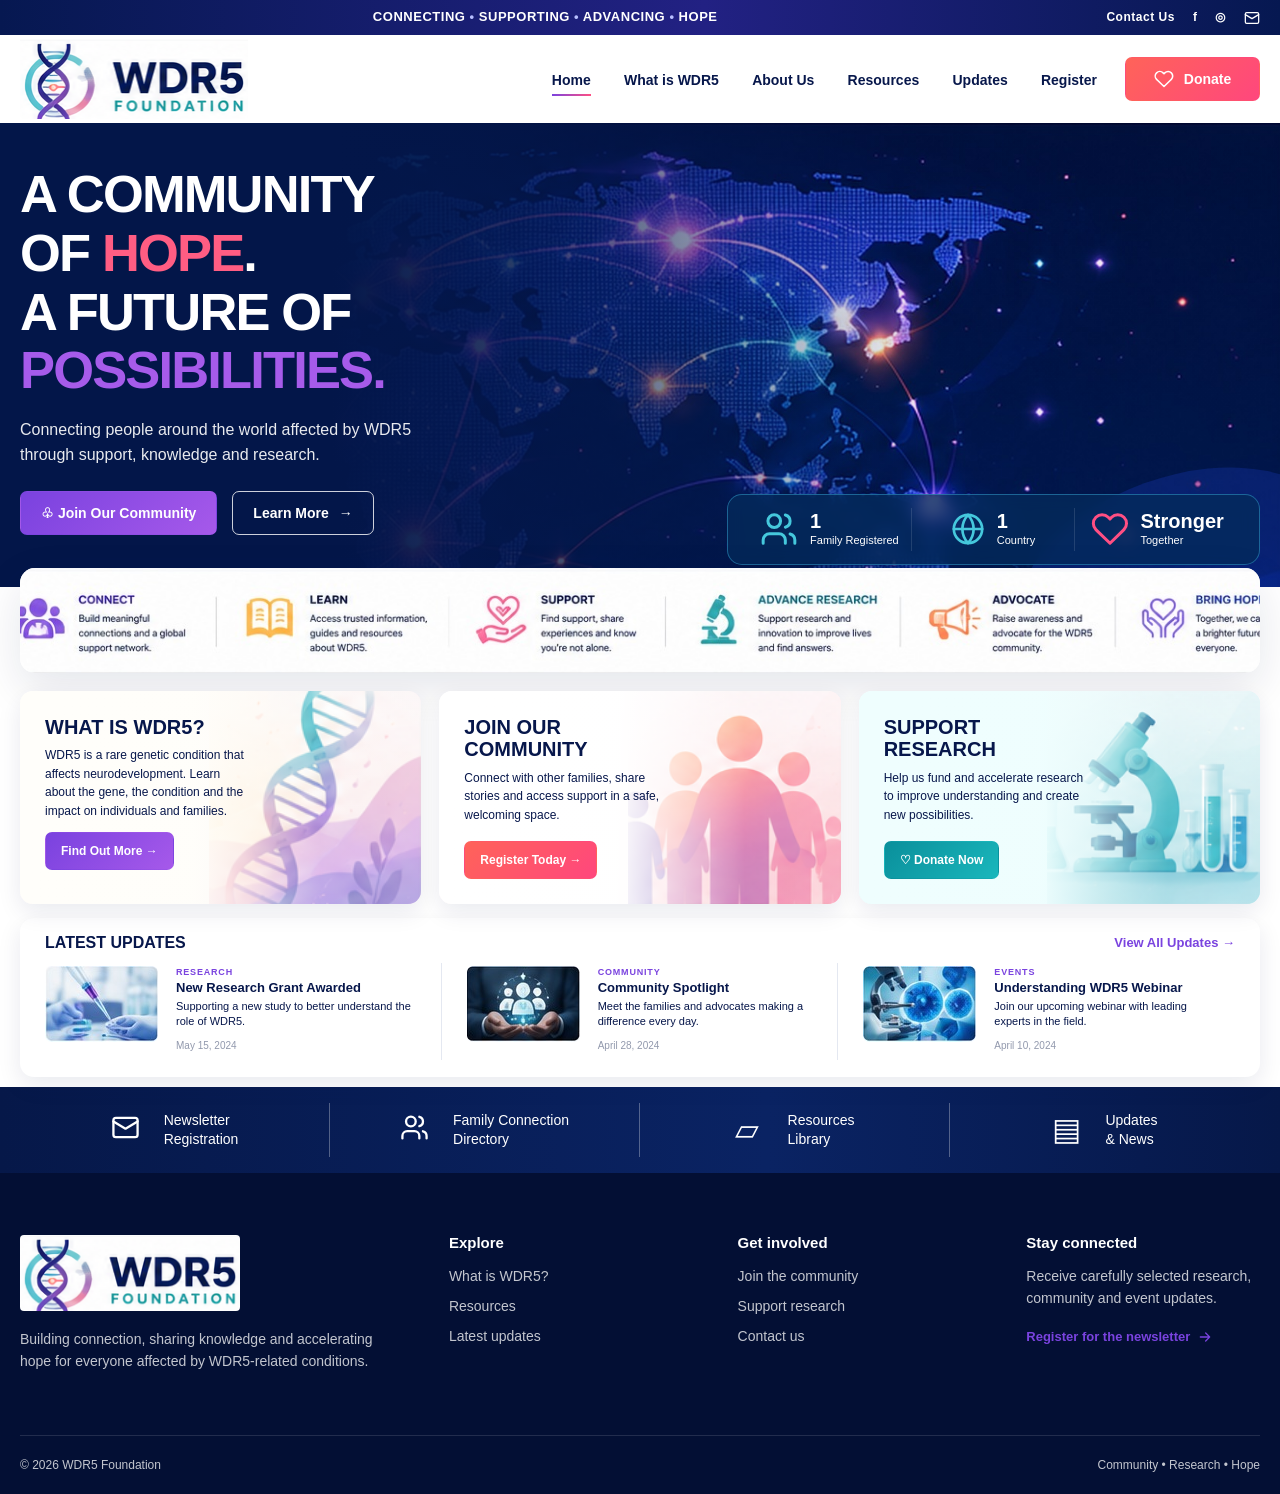
<file: index.html>
<!doctype html>
<html lang="en">
<head>
  <meta charset="utf-8">
  <meta name="viewport" content="width=device-width, initial-scale=1">
  <meta name="description" content="WDR5 Foundation — connecting, supporting and advancing hope for families affected by WDR5-related conditions.">
  <title>WDR5 Foundation | A Community of Hope</title>
  <link rel="icon" href="assets/images/favicon.png">
  <link rel="stylesheet" href="assets/css/styles.css">
  <script src="assets/js/site.js" defer></script>
  <script src="assets/js/updates.js" defer></script>
</head>
<body>
  <a class="skip-link" href="#main">Skip to content</a>
  <div data-site-header></div>

  <main id="main">
    <section class="home-hero">
      <div class="shell hero-inner">
        <div class="hero-copy" data-reveal>
          <h1 data-cms="field-52">A community<br>of <span class="pink">hope</span>.<br>A future of<br><span class="purple">possibilities.</span></h1>
          <p data-cms="field-53">Connecting people around the world affected by WDR5 through support, knowledge and research.</p>
          <div class="hero-actions">
            <a class="button button-purple" href="register.html" data-cms="field-54">♧ Join Our Community</a>
            <a class="button button-outline" href="what-is-wdr5.html" data-cms="field-4">Learn More <span aria-hidden="true">→</span></a>
          </div>
        </div>
        <div class="hero-stats" data-hero-stats aria-label="Community impact">
          <div class="stat">
            <svg width="38" height="38" viewbox="0 0 24 24" fill="none" stroke="currentColor" stroke-width="1.8"><path d="M16 21v-2a4 4 0 0 0-4-4H5a4 4 0 0 0-4 4v2"></path><circle cx="8.5" cy="7" r="4"></circle><path d="M22 21v-2a4 4 0 0 0-3-3.87M16 3.13a4 4 0 0 1 0 7.75"></path></svg>
            <span><strong data-cms="field-20">250+</strong><small data-cms="field-21">Families Registered</small></span>
          </div>
          <div class="stat">
            <svg width="34" height="34" viewbox="0 0 24 24" fill="none" stroke="currentColor" stroke-width="1.8"><circle cx="12" cy="12" r="10"></circle><path d="M2 12h20M12 2a15.3 15.3 0 0 1 4 10 15.3 15.3 0 0 1-4 10 15.3 15.3 0 0 1-4-10 15.3 15.3 0 0 1 4-10Z"></path></svg>
            <span><strong data-cms="field-22">35+</strong><small data-cms="field-23">Countries</small></span>
          </div>
          <div class="stat">
            <svg width="38" height="38" viewbox="0 0 24 24" fill="none" stroke="currentColor" stroke-width="1.8"><path d="M20.8 4.6a5.5 5.5 0 0 0-7.8 0L12 5.7l-1.1-1.1a5.5 5.5 0 0 0-7.8 7.8l1.1 1.1L12 21l7.7-7.5 1.1-1.1a5.5 5.5 0 0 0 0-7.8Z"></path></svg>
            <span><strong data-cms="field-24">Stronger</strong><small data-cms="field-25">Together</small></span>
          </div>
        </div>
      </div>
    </section>

    <div class="home-main">
      <div class="shell feature-strip" aria-label="Connect, learn, support, advance research, advocate and bring hope">
        <img src="assets/images/feature-strip.jpg" alt="Connect, learn, support, advance research, advocate and bring hope">
      </div>

      <div class="shell">
        <section class="home-cards" aria-label="Explore WDR5 Foundation">
          <article class="home-card card-dna" data-reveal>
            <img src="assets/images/card-dna.png" alt="">
            <div class="home-card-content">
              <h2 data-cms="field-55">What is WDR5?</h2>
              <p data-cms="field-56">WDR5 is a rare genetic condition that affects neurodevelopment. Learn about the gene, the condition and the impact on individuals and families.</p>
              <a class="button button-purple button-small" href="what-is-wdr5.html" data-cms="field-57">Find Out More →</a>
            </div>
          </article>
          <article class="home-card card-community" data-reveal>
            <img src="assets/images/card-community.png" alt="">
            <div class="home-card-content">
              <h2 data-cms="field-58">Join Our Community</h2>
              <p data-cms="field-59">Connect with other families, share stories and access support in a safe, welcoming space.</p>
              <a class="button button-coral button-small" href="register.html" data-cms="field-60">Register Today →</a>
            </div>
          </article>
          <article class="home-card card-research" data-reveal>
            <img src="assets/images/card-research.png" alt="">
            <div class="home-card-content">
              <h2 data-cms="field-61">Support Research</h2>
              <p data-cms="field-62">Help us fund and accelerate research to improve understanding and create new possibilities.</p>
              <a class="button button-teal button-small" href="donate.html" data-cms="field-63">♡ Donate Now</a>
            </div>
          </article>
        </section>

        <section class="latest-panel" aria-labelledby="latest-title">
          <div class="panel-title">
            <h2 id="latest-title" data-cms="field-64">Latest Updates</h2>
            <a class="text-link" href="updates.html" data-cms="field-65">View All Updates →</a>
          </div>
          <div class="home-updates" data-home-updates>
            <p data-cms="field-37">Loading updates…</p>
          </div>
        </section>
      </div>
    </div>
  </main>

  <div data-site-footer></div>
</body>
</html>
</file>
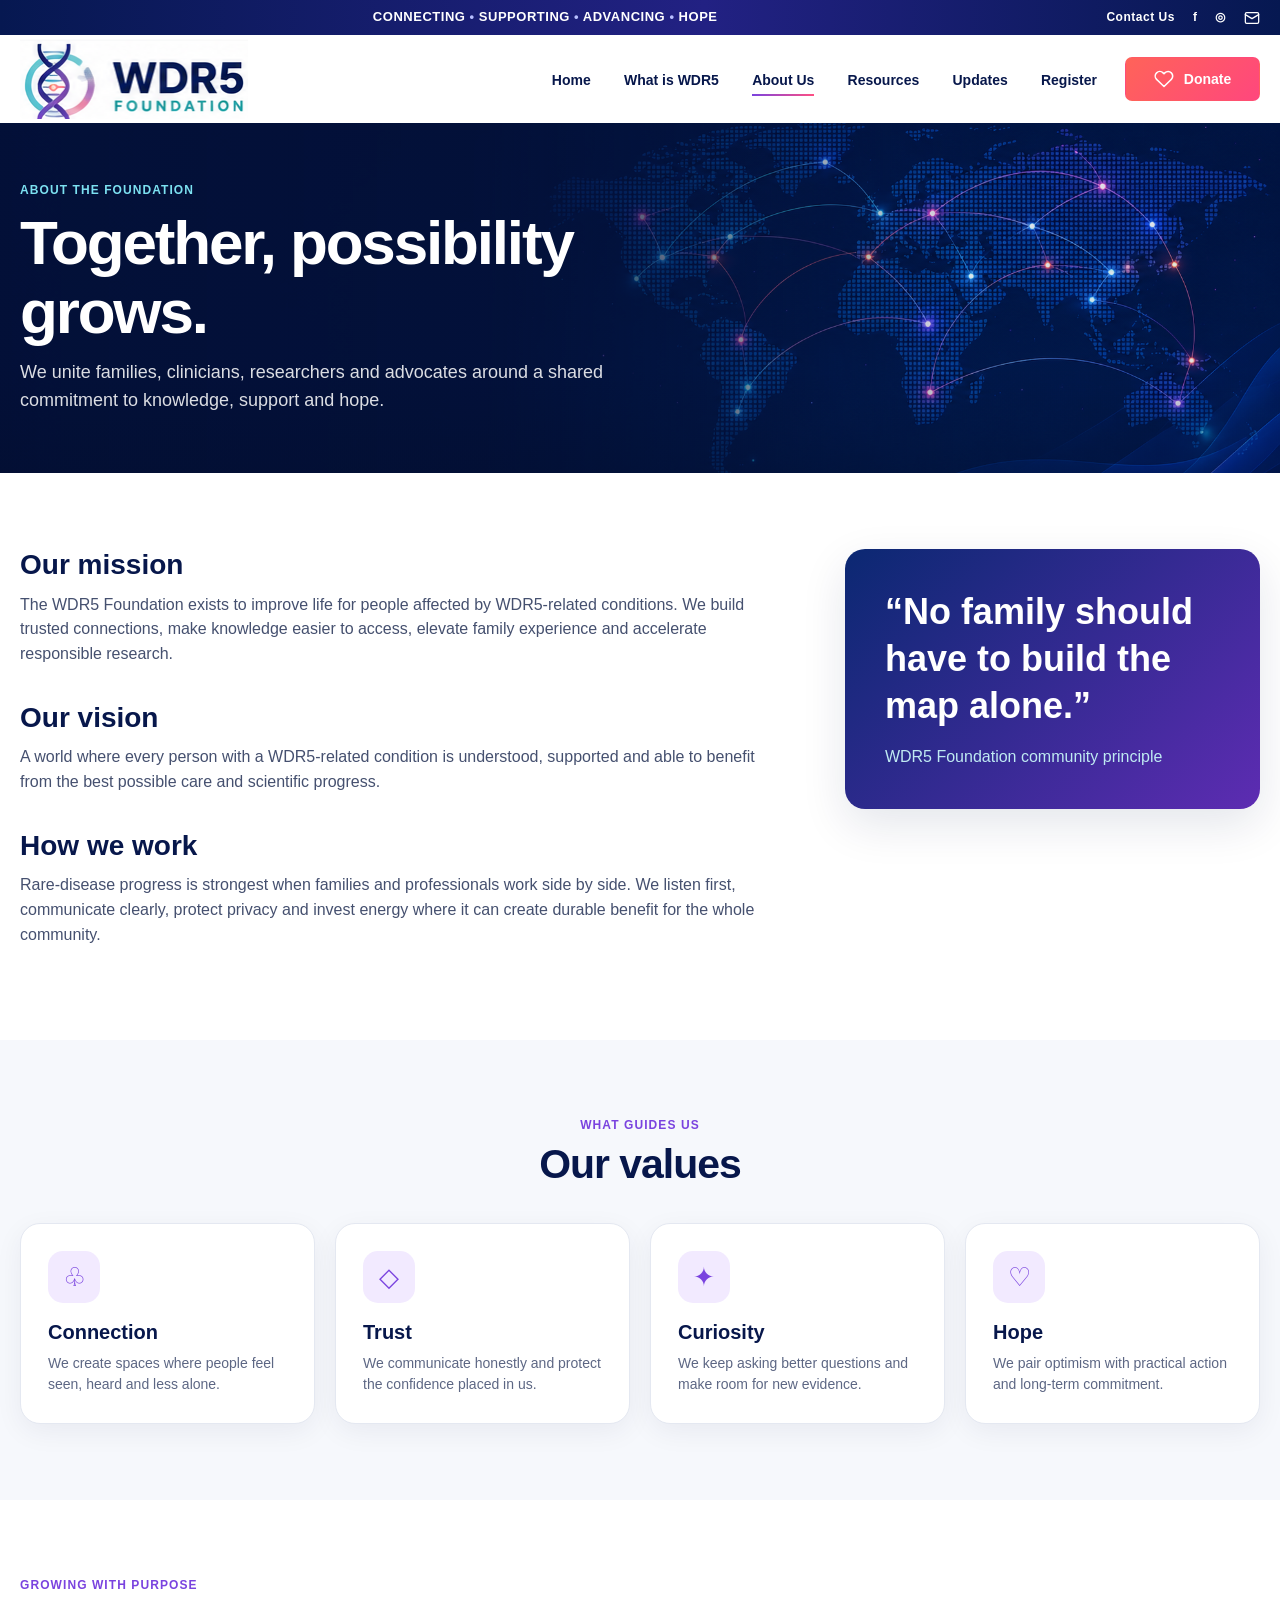
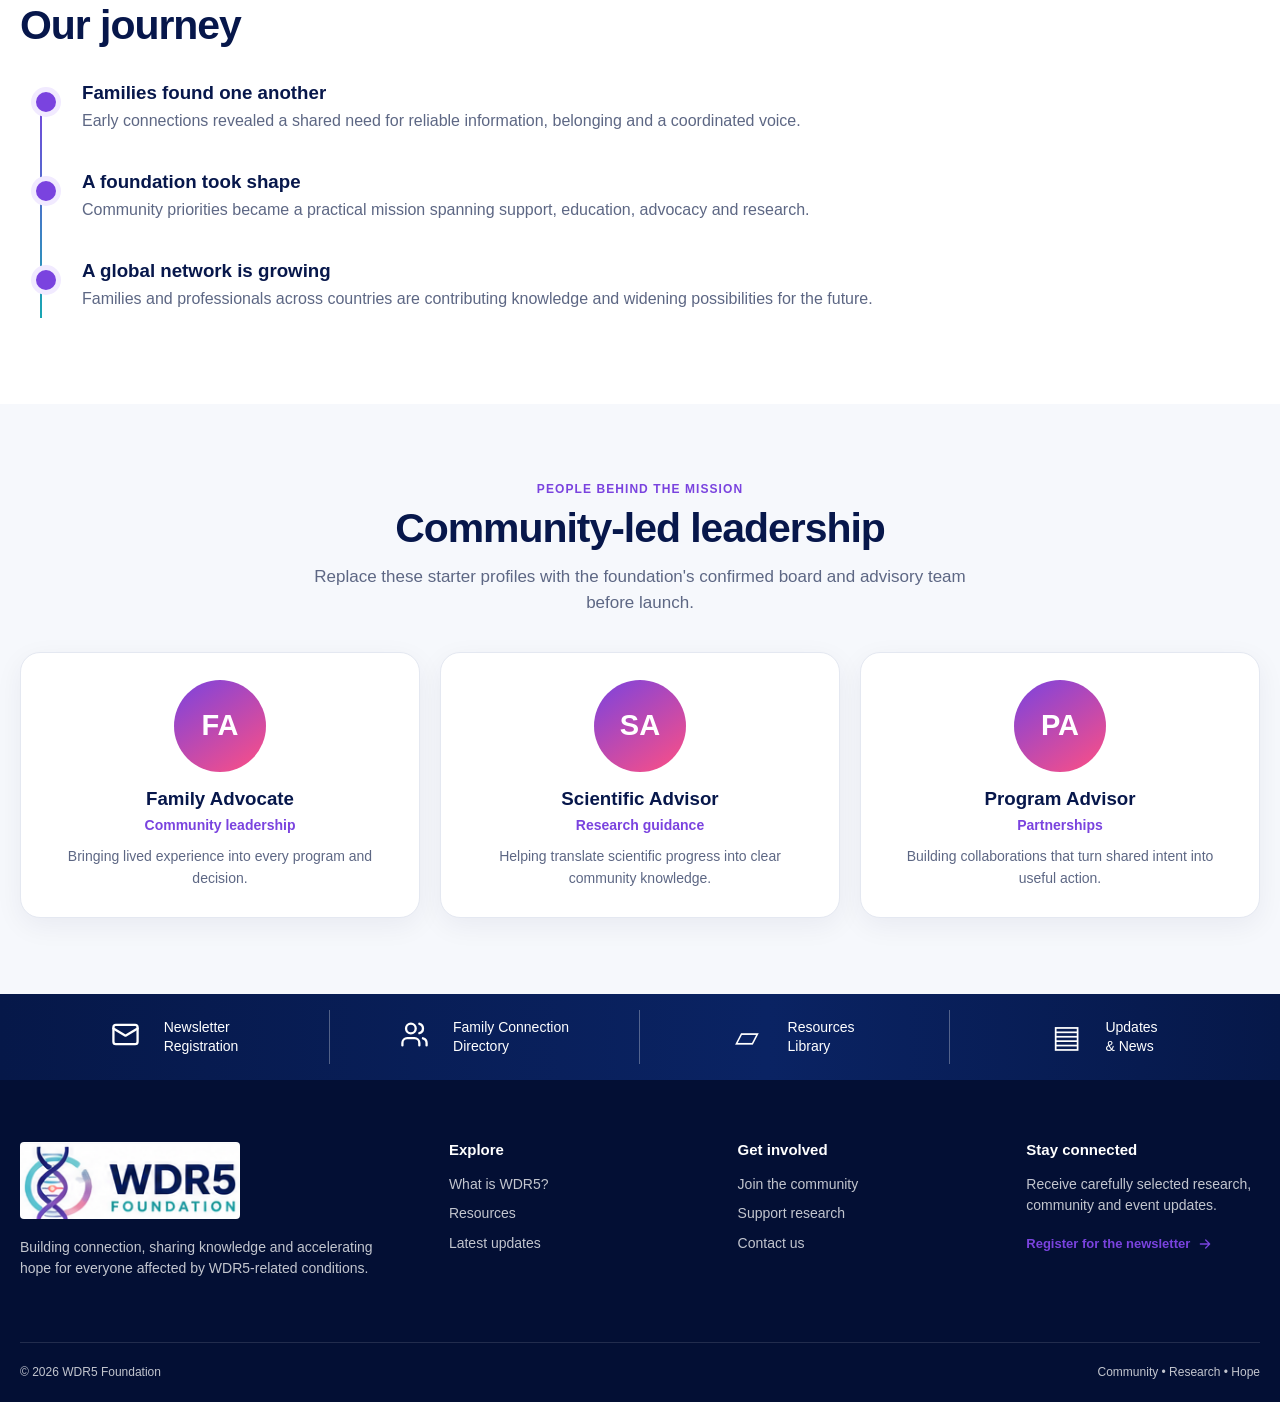
<file: about.html>
<!doctype html>
<html lang="en">
<head>
  <meta charset="utf-8">
  <meta name="viewport" content="width=device-width, initial-scale=1">
  <meta name="description" content="Learn about the WDR5 Foundation mission, values, community and research goals.">
  <title>About Us | WDR5 Foundation</title>
  <link rel="icon" href="assets/images/favicon.png">
  <link rel="stylesheet" href="assets/css/styles.css">
  <script src="assets/js/site.js" defer></script>
</head>
<body>
  <a class="skip-link" href="#main">Skip to content</a>
  <div data-site-header></div>
  <main id="main">
    <section class="inner-hero">
      <div class="shell"><div class="inner-hero-copy"><span class="eyebrow" data-cms="field-129">About the foundation</span><h1 data-cms="field-130">Together, possibility grows.</h1><p data-cms="field-131">We unite families, clinicians, researchers and advocates around a shared commitment to knowledge, support and hope.</p></div></div>
    </section>

    <section class="section">
      <div class="shell content-grid">
        <article class="prose" data-reveal>
          <h2 data-cms="field-132">Our mission</h2>
          <p data-cms="field-133">The WDR5 Foundation exists to improve life for people affected by WDR5-related conditions. We build trusted connections, make knowledge easier to access, elevate family experience and accelerate responsible research.</p>
          <h2 data-cms="field-134">Our vision</h2>
          <p data-cms="field-135">A world where every person with a WDR5-related condition is understood, supported and able to benefit from the best possible care and scientific progress.</p>
          <h2 data-cms="field-136">How we work</h2>
          <p data-cms="field-137">Rare-disease progress is strongest when families and professionals work side by side. We listen first, communicate clearly, protect privacy and invest energy where it can create durable benefit for the whole community.</p>
        </article>
        <aside class="quote-block" data-reveal>
          <blockquote data-cms="field-138">“No family should have to build the map alone.”</blockquote>
          <cite data-cms="field-139">WDR5 Foundation community principle</cite>
        </aside>
      </div>
    </section>

    <section class="section section-soft">
      <div class="shell">
        <div class="section-heading center"><span class="eyebrow" data-cms="field-140">What guides us</span><h2 data-cms="field-141">Our values</h2></div>
        <div class="values-grid">
          <article class="value-card" data-reveal><div class="card-icon" data-cms="field-142">♧</div><h3 data-cms="field-143">Connection</h3><p data-cms="field-144">We create spaces where people feel seen, heard and less alone.</p></article>
          <article class="value-card" data-reveal><div class="card-icon" data-cms="field-145">◇</div><h3 data-cms="field-146">Trust</h3><p data-cms="field-147">We communicate honestly and protect the confidence placed in us.</p></article>
          <article class="value-card" data-reveal><div class="card-icon" data-cms="field-148">✦</div><h3 data-cms="field-149">Curiosity</h3><p data-cms="field-150">We keep asking better questions and make room for new evidence.</p></article>
          <article class="value-card" data-reveal><div class="card-icon" data-cms="field-151">♡</div><h3 data-cms="field-152">Hope</h3><p data-cms="field-153">We pair optimism with practical action and long-term commitment.</p></article>
        </div>
      </div>
    </section>

    <section class="section">
      <div class="shell">
        <div class="section-heading"><span class="eyebrow" data-cms="field-154">Growing with purpose</span><h2 data-cms="field-155">Our journey</h2></div>
        <div class="timeline">
          <article class="timeline-item" data-reveal><h3 data-cms="field-156">Families found one another</h3><p data-cms="field-157">Early connections revealed a shared need for reliable information, belonging and a coordinated voice.</p></article>
          <article class="timeline-item" data-reveal><h3 data-cms="field-158">A foundation took shape</h3><p data-cms="field-159">Community priorities became a practical mission spanning support, education, advocacy and research.</p></article>
          <article class="timeline-item" data-reveal><h3 data-cms="field-160">A global network is growing</h3><p data-cms="field-161">Families and professionals across countries are contributing knowledge and widening possibilities for the future.</p></article>
        </div>
      </div>
    </section>

    <section class="section section-soft">
      <div class="shell">
        <div class="section-heading center"><span class="eyebrow" data-cms="field-162">People behind the mission</span><h2 data-cms="field-163">Community-led leadership</h2><p data-cms="field-164">Replace these starter profiles with the foundation's confirmed board and advisory team before launch.</p></div>
        <div class="team-grid">
          <article class="team-card" data-reveal><div class="avatar" data-cms="field-165">FA</div><h3 data-cms="field-166">Family Advocate</h3><p class="role" data-cms="field-167">Community leadership</p><p data-cms="field-168">Bringing lived experience into every program and decision.</p></article>
          <article class="team-card" data-reveal><div class="avatar" data-cms="field-169">SA</div><h3 data-cms="field-170">Scientific Advisor</h3><p class="role" data-cms="field-171">Research guidance</p><p data-cms="field-172">Helping translate scientific progress into clear community knowledge.</p></article>
          <article class="team-card" data-reveal><div class="avatar" data-cms="field-173">PA</div><h3 data-cms="field-174">Program Advisor</h3><p class="role" data-cms="field-175">Partnerships</p><p data-cms="field-176">Building collaborations that turn shared intent into useful action.</p></article>
        </div>
      </div>
    </section>
  </main>
  <div data-site-footer></div>
</body>
</html>
</file>
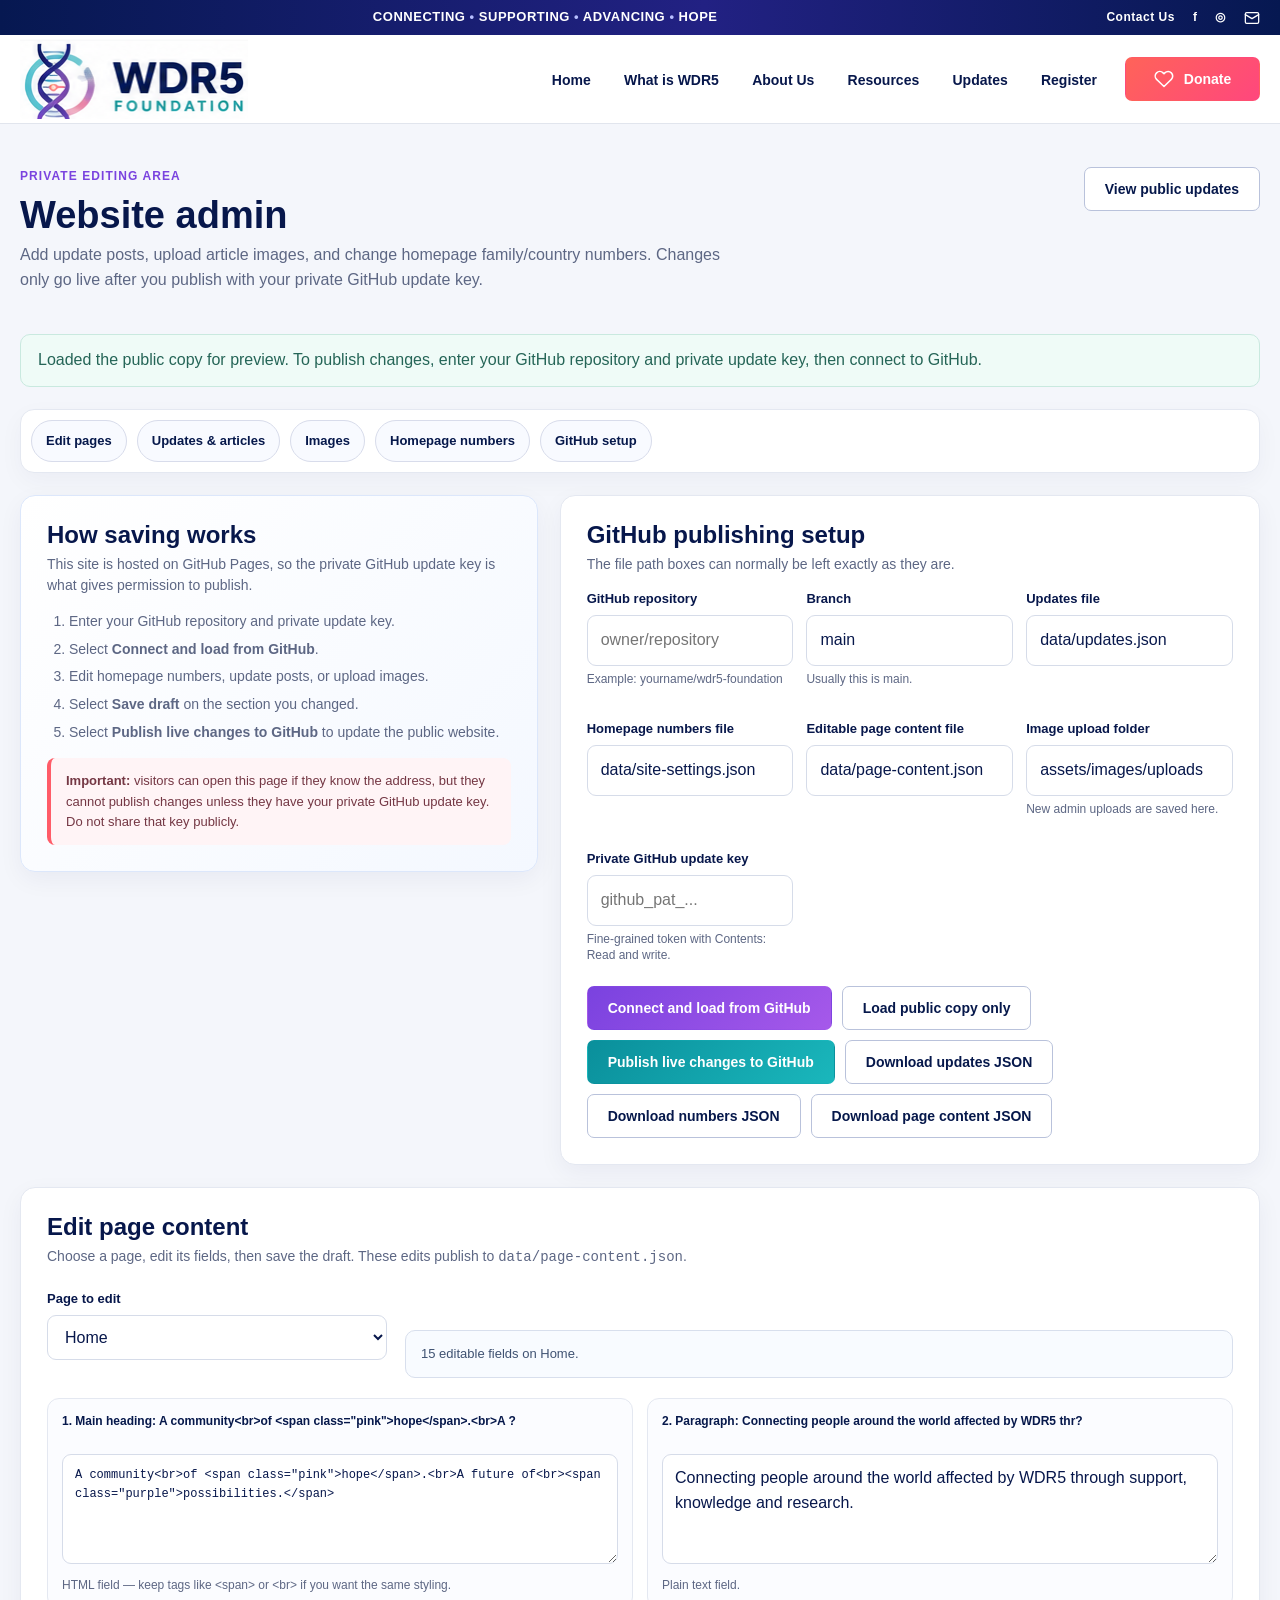
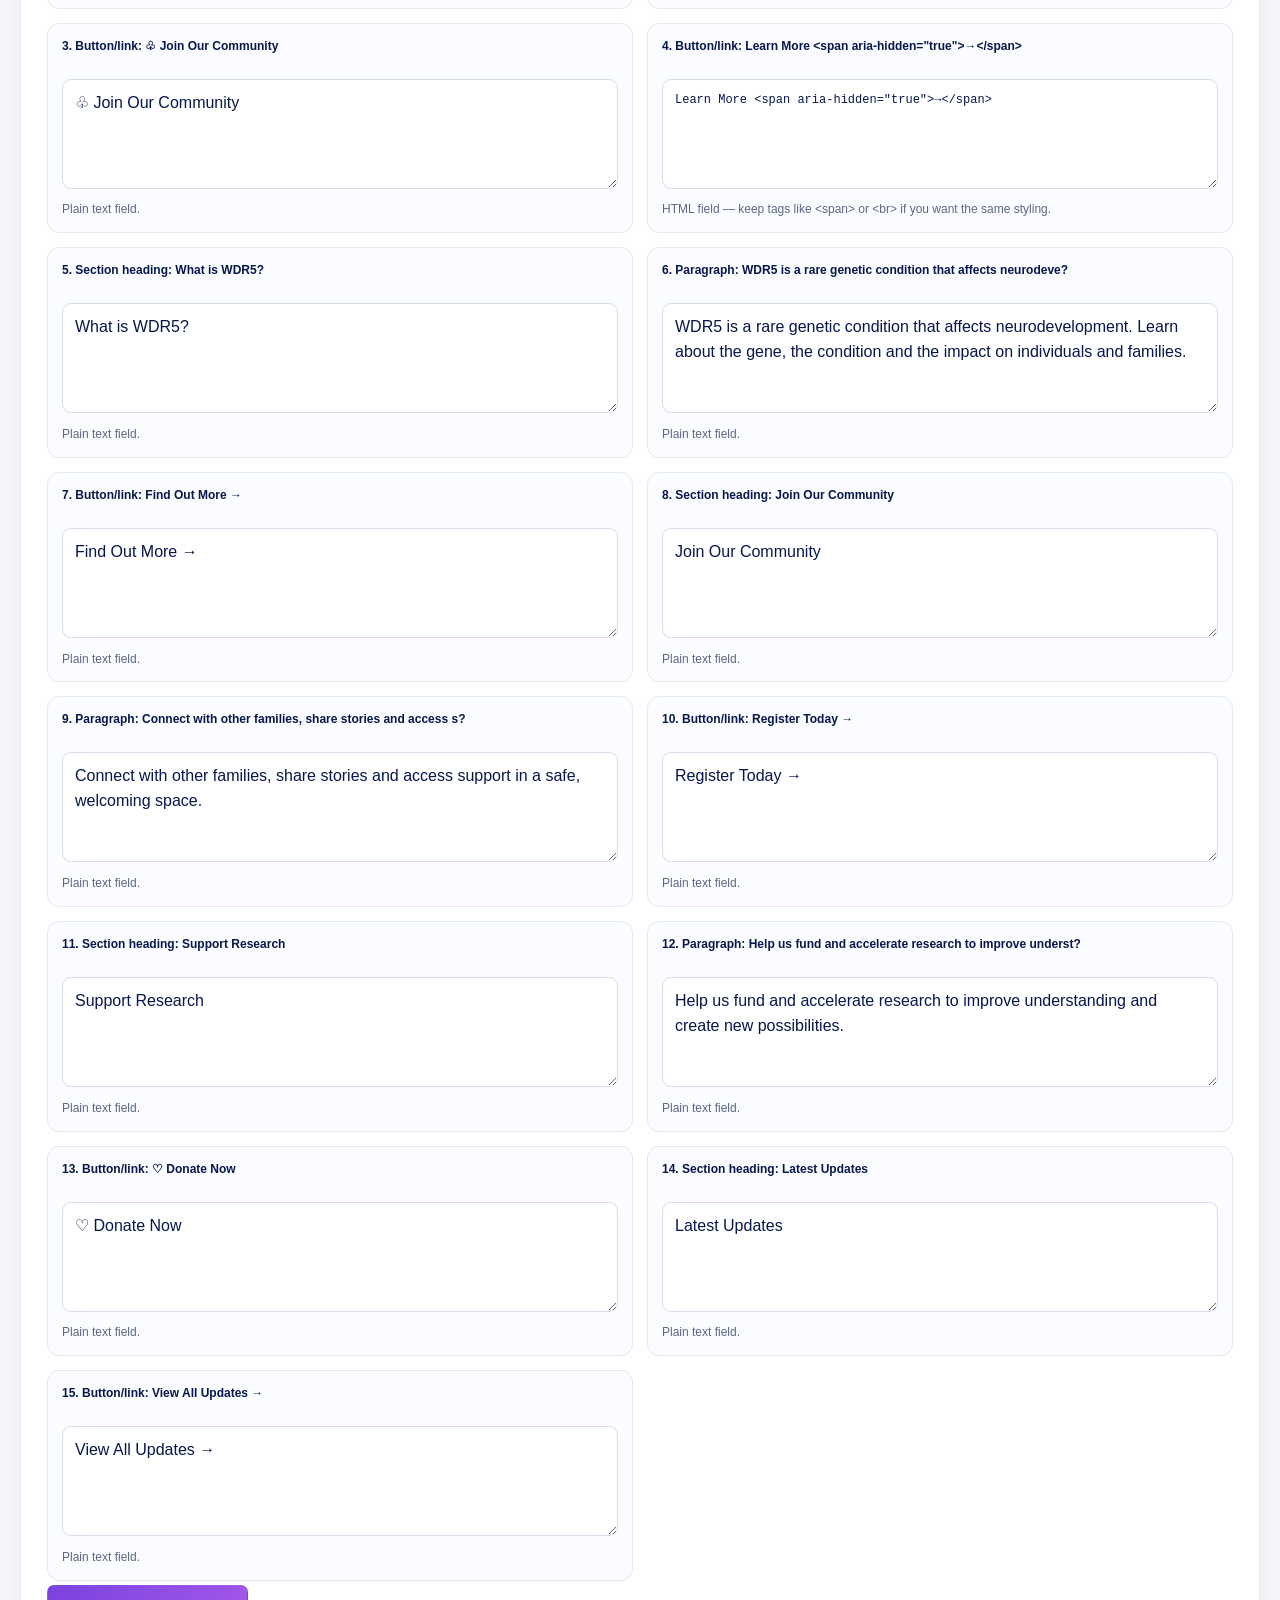
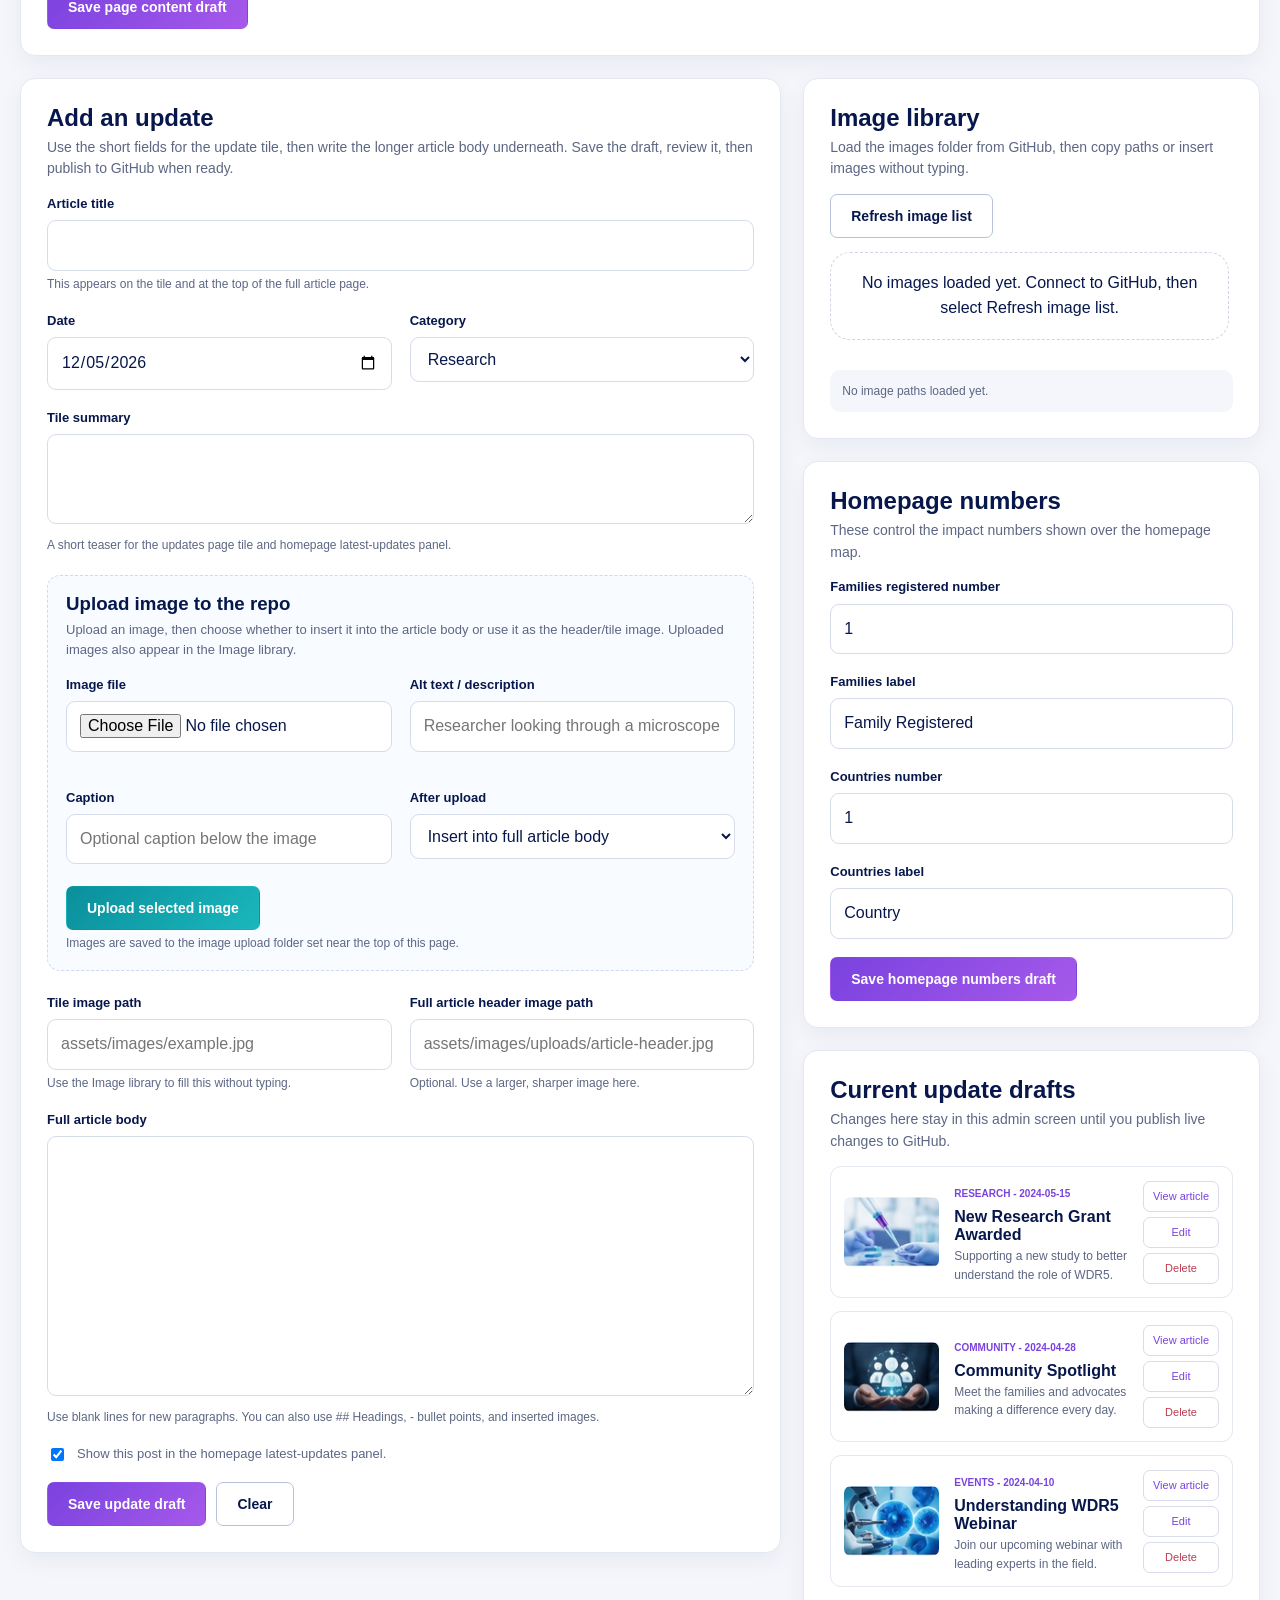
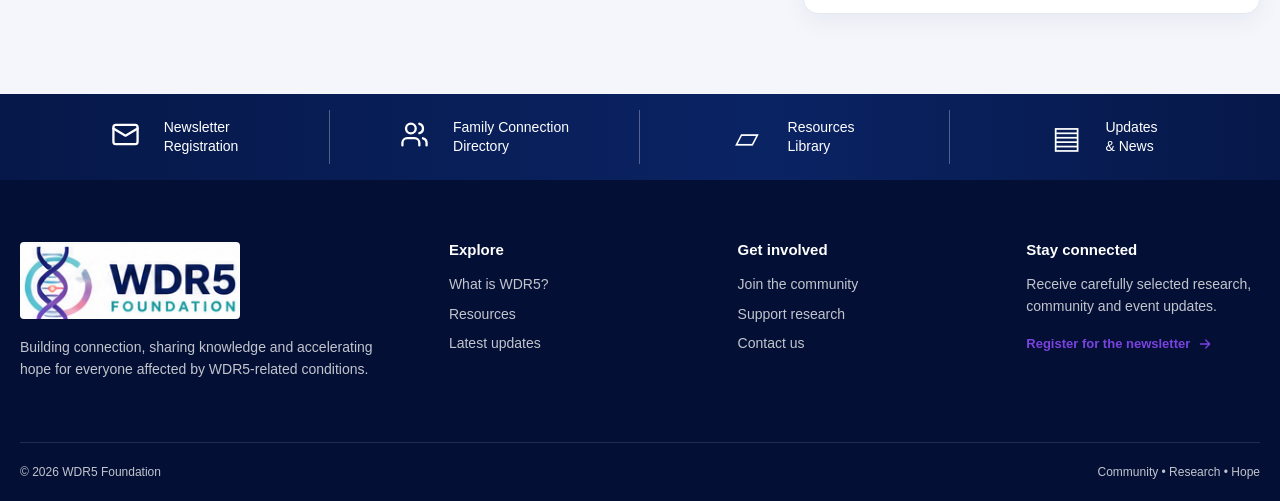
<file: admin.html>
<!doctype html>
<html lang="en">
<head>
  <meta charset="utf-8">
  <meta name="viewport" content="width=device-width, initial-scale=1">
  <meta name="robots" content="noindex,nofollow">
  <title>Website Admin | WDR5 Foundation</title>
  <link rel="icon" href="assets/images/favicon.png">
  <link rel="stylesheet" href="assets/css/styles.css">
  <script src="assets/js/site.js" defer></script>
  <script src="assets/js/updates.js" defer></script>
  <script src="assets/js/admin.js" defer></script>
</head>
<body>
  <a class="skip-link" href="#main">Skip to content</a>
  <div data-site-header></div>
  <main id="main" class="admin-shell">
    <div class="shell">
      <div class="admin-intro">
        <div>
          <span class="eyebrow">Private editing area</span>
          <h1>Website admin</h1>
          <p>Add update posts, upload article images, and change homepage family/country numbers. Changes only go live after you publish with your private GitHub update key.</p>
        </div>
        <a class="button button-outline-dark" href="updates.html">View public updates</a>
      </div>

      <div class="admin-status" data-admin-status aria-live="polite">Loading the current website content...</div>

      <nav class="admin-edit-menu" aria-label="Choose what to edit">
        <a href="#page-content-editor">Edit pages</a>
        <a href="#updates-editor">Updates & articles</a>
        <a href="#image-library-panel">Images</a>
        <a href="#homepage-numbers-panel">Homepage numbers</a>
        <a href="#github-setup-panel">GitHub setup</a>
      </nav>

      <div class="admin-top-grid">
        <section class="admin-panel admin-guide">
          <h2>How saving works</h2>
          <p>This site is hosted on GitHub Pages, so the private GitHub update key is what gives permission to publish.</p>
          <ol>
            <li>Enter your GitHub repository and private update key.</li>
            <li>Select <strong>Connect and load from GitHub</strong>.</li>
            <li>Edit homepage numbers, update posts, or upload images.</li>
            <li>Select <strong>Save draft</strong> on the section you changed.</li>
            <li>Select <strong>Publish live changes to GitHub</strong> to update the public website.</li>
          </ol>
          <div class="admin-security-note"><strong>Important:</strong> visitors can open this page if they know the address, but they cannot publish changes unless they have your private GitHub update key. Do not share that key publicly.</div>
        </section>

        <section class="admin-panel" data-admin-connection id="github-setup-panel">
          <h2>GitHub publishing setup</h2>
          <p>The file path boxes can normally be left exactly as they are.</p>
          <div class="connection-grid">
            <div class="field">
              <label for="github-repo">GitHub repository</label>
              <input id="github-repo" placeholder="owner/repository">
              <span class="field-help">Example: yourname/wdr5-foundation</span>
            </div>
            <div class="field">
              <label for="github-branch">Branch</label>
              <input id="github-branch" value="main">
              <span class="field-help">Usually this is main.</span>
            </div>
            <div class="field">
              <label for="github-path">Updates file</label>
              <input id="github-path" value="data/updates.json">
            </div>
            <div class="field">
              <label for="github-settings-path">Homepage numbers file</label>
              <input id="github-settings-path" value="data/site-settings.json">
            </div>
            <div class="field">
              <label for="github-page-content-path">Editable page content file</label>
              <input id="github-page-content-path" value="data/page-content.json">
            </div>
            <div class="field">
              <label for="github-upload-folder">Image upload folder</label>
              <input id="github-upload-folder" value="assets/images/uploads">
              <span class="field-help">New admin uploads are saved here.</span>
            </div>
            <div class="field">
              <label for="github-token">Private GitHub update key</label>
              <input id="github-token" type="password" autocomplete="off" placeholder="github_pat_...">
              <span class="field-help">Fine-grained token with Contents: Read and write.</span>
            </div>
          </div>
          <div class="admin-actions">
            <button class="button button-purple" type="button" data-connect-github>Connect and load from GitHub</button>
            <button class="button button-outline-dark" type="button" data-load-public>Load public copy only</button>
            <button class="button button-teal" type="button" data-publish-github>Publish live changes to GitHub</button>
            <button class="button button-outline-dark" type="button" data-export-json>Download updates JSON</button>
            <button class="button button-outline-dark" type="button" data-export-settings-json>Download numbers JSON</button>
            <button class="button button-outline-dark" type="button" data-export-page-content-json>Download page content JSON</button>
          </div>
        </section>
      </div>

      <section class="admin-panel" id="page-content-editor">
        <h2>Edit page content</h2>
        <p>Choose a page, edit its fields, then save the draft. These edits publish to <code>data/page-content.json</code>.</p>
        <div class="page-editor-toolbar">
          <div class="field">
            <label for="page-content-select">Page to edit</label>
            <select id="page-content-select" data-page-select></select>
          </div>
          <div class="page-editor-summary" data-page-editor-summary>Select a page to edit its content.</div>
        </div>
        <form data-page-editor>
          <div class="page-fields" data-page-fields></div>
          <div class="admin-actions">
            <button class="button button-purple" type="submit">Save page content draft</button>
          </div>
        </form>
      </section>

      <div class="admin-dashboard-grid" id="updates-editor">
        <section class="admin-panel admin-editor-panel">
          <h2 data-editor-title>Add an update</h2>
          <p>Use the short fields for the update tile, then write the longer article body underneath. Save the draft, review it, then publish to GitHub when ready.</p>
          <form data-admin-editor>
            <div class="field">
              <label for="post-title">Article title</label>
              <input id="post-title" name="title" required>
              <span class="field-help">This appears on the tile and at the top of the full article page.</span>
            </div>
            <div class="field-grid">
              <div class="field"><label for="post-date">Date</label><input id="post-date" name="date" type="date" required></div>
              <div class="field"><label for="post-category">Category</label><select id="post-category" name="category" required><option>Research</option><option>Community</option><option>Events</option><option>Foundation</option></select></div>
            </div>
            <div class="field">
              <label for="post-summary">Tile summary</label>
              <textarea id="post-summary" name="summary" style="min-height:90px" required></textarea>
              <span class="field-help">A short teaser for the updates page tile and homepage latest-updates panel.</span>
            </div>

            <div class="admin-upload-card">
              <h3>Upload image to the repo</h3>
              <p>Upload an image, then choose whether to insert it into the article body or use it as the header/tile image. Uploaded images also appear in the Image library.</p>
              <div class="field-grid">
                <div class="field">
                  <label for="article-image-file">Image file</label>
                  <input id="article-image-file" type="file" accept="image/png,image/jpeg,image/webp,image/gif">
                </div>
                <div class="field">
                  <label for="article-image-alt">Alt text / description</label>
                  <input id="article-image-alt" placeholder="Researcher looking through a microscope">
                </div>
                <div class="field">
                  <label for="article-image-caption">Caption</label>
                  <input id="article-image-caption" placeholder="Optional caption below the image">
                </div>
                <div class="field">
                  <label for="article-image-placement">After upload</label>
                  <select id="article-image-placement">
                    <option value="body">Insert into full article body</option>
                    <option value="hero">Use as full article header image</option>
                    <option value="tile">Use as tile image</option>
                  </select>
                </div>
              </div>
              <div class="admin-actions">
                <button class="button button-teal" type="button" data-upload-article-image>Upload selected image</button>
              </div>
              <span class="field-help">Images are saved to the image upload folder set near the top of this page.</span>
            </div>

            <div class="field-grid">
              <div class="field">
                <label for="post-image">Tile image path</label>
                <input id="post-image" name="image" placeholder="assets/images/example.jpg">
                <span class="field-help">Use the Image library to fill this without typing.</span>
              </div>
              <div class="field">
                <label for="post-heroImage">Full article header image path</label>
                <input id="post-heroImage" name="heroImage" placeholder="assets/images/uploads/article-header.jpg">
                <span class="field-help">Optional. Use a larger, sharper image here.</span>
              </div>
            </div>

            <div class="field">
              <label for="post-content">Full article body</label>
              <textarea id="post-content" name="content" class="article-editor" required></textarea>
              <span class="field-help">Use blank lines for new paragraphs. You can also use ## Headings, - bullet points, and inserted images.</span>
            </div>
            <label class="check-field"><input id="post-featured" name="featured" type="checkbox" checked><span>Show this post in the homepage latest-updates panel.</span></label>
            <div class="admin-actions">
              <button class="button button-purple" type="submit">Save update draft</button>
              <button class="button button-outline-dark" type="button" data-clear-editor>Clear</button>
            </div>
          </form>
        </section>

        <aside class="admin-sidebar">
          <section class="admin-panel" id="image-library-panel">
            <h2>Image library</h2>
            <p>Load the images folder from GitHub, then copy paths or insert images without typing.</p>
            <div class="admin-actions">
              <button class="button button-outline-dark" type="button" data-load-images>Refresh image list</button>
            </div>
            <div class="image-library" data-image-library>
              <p class="empty-state">Connect to GitHub, then refresh the image list.</p>
            </div>
            <div class="image-path-log" data-image-log aria-live="polite">
              <span>Image path log will appear here after loading or uploading images.</span>
            </div>
          </section>

          <section class="admin-panel" id="homepage-numbers-panel">
            <h2>Homepage numbers</h2>
            <p>These control the impact numbers shown over the homepage map.</p>
            <form data-settings-editor>
              <div class="field"><label for="stat-families-value">Families registered number</label><input id="stat-families-value" name="familiesValue" placeholder="250+" required></div>
              <div class="field"><label for="stat-families-label">Families label</label><input id="stat-families-label" name="familiesLabel" placeholder="Families Registered" required></div>
              <div class="field"><label for="stat-countries-value">Countries number</label><input id="stat-countries-value" name="countriesValue" placeholder="35+" required></div>
              <div class="field"><label for="stat-countries-label">Countries label</label><input id="stat-countries-label" name="countriesLabel" placeholder="Countries" required></div>
              <div class="admin-actions">
                <button class="button button-purple" type="submit">Save homepage numbers draft</button>
              </div>
            </form>
          </section>

          <section class="admin-panel">
            <h2>Current update drafts</h2>
            <p>Changes here stay in this admin screen until you publish live changes to GitHub.</p>
            <div class="admin-posts" data-admin-list></div>
          </section>
        </aside>
      </div>
    </div>
  </main>
  <div data-site-footer></div>
</body>
</html>
</file>
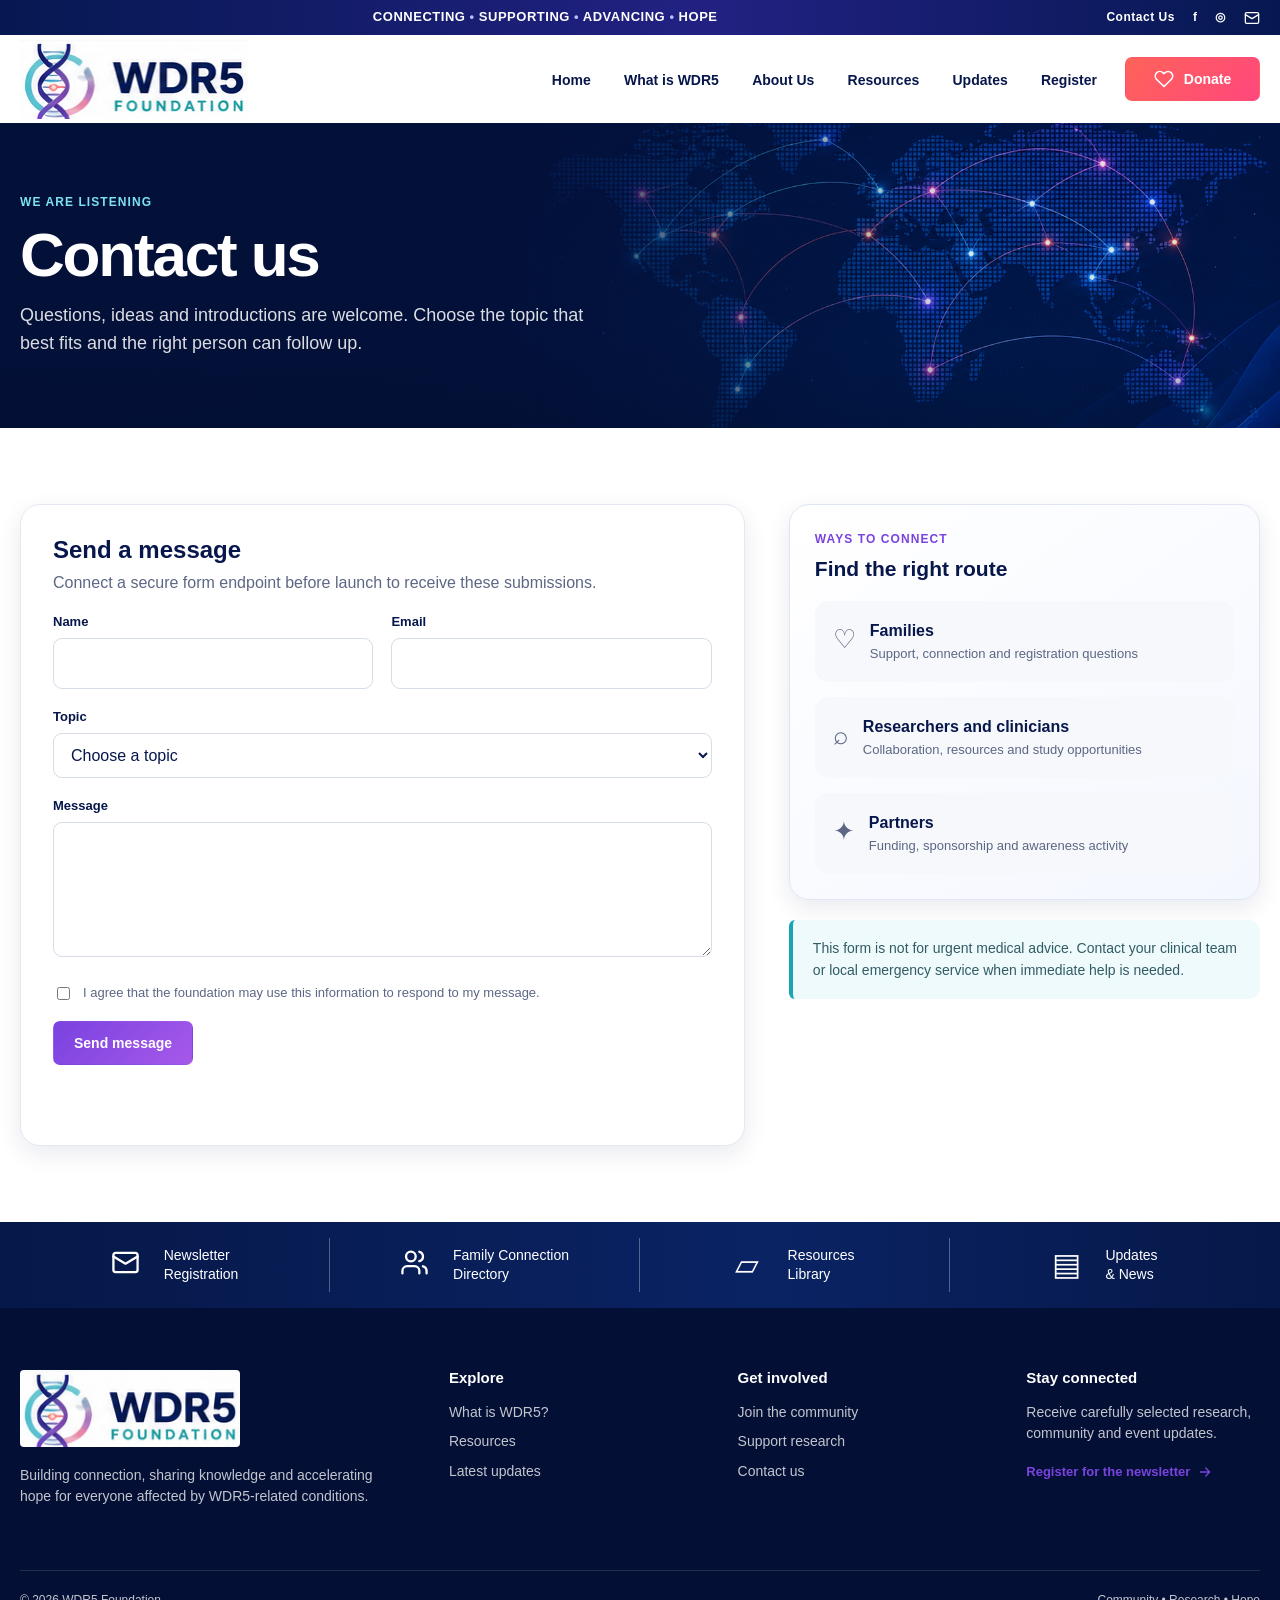
<file: contact.html>
<!doctype html>
<html lang="en">
<head>
  <meta charset="utf-8">
  <meta name="viewport" content="width=device-width, initial-scale=1">
  <meta name="description" content="Contact the WDR5 Foundation.">
  <title>Contact | WDR5 Foundation</title>
  <link rel="icon" href="assets/images/favicon.png">
  <link rel="stylesheet" href="assets/css/styles.css">
  <script src="assets/js/site.js" defer></script>
</head>
<body>
  <a class="skip-link" href="#main">Skip to content</a>
  <div data-site-header></div>
  <main id="main">
    <section class="inner-hero">
      <div class="shell"><div class="inner-hero-copy"><span class="eyebrow" data-cms="field-70">We are listening</span><h1 data-cms="field-71">Contact us</h1><p data-cms="field-72">Questions, ideas and introductions are welcome. Choose the topic that best fits and the right person can follow up.</p></div></div>
    </section>

    <section class="section">
      <div class="shell form-layout">
        <form class="form-card" data-static-form data-form-name="contact" data-endpoint="">
          <h2 data-cms="field-73">Send a message</h2>
          <p data-cms="field-74">Connect a secure form endpoint before launch to receive these submissions.</p>
          <div class="field-grid">
            <div class="field"><label for="contact-name" data-cms="field-75">Name</label><input id="contact-name" name="name" autocomplete="name" required></div>
            <div class="field"><label for="contact-email" data-cms="field-76">Email</label><input id="contact-email" name="email" type="email" autocomplete="email" required></div>
          </div>
          <div class="field"><label for="contact-topic" data-cms="field-77">Topic</label><select id="contact-topic" name="topic" required><option value="" data-cms="field-78">Choose a topic</option><option data-cms="field-79">Family support</option><option data-cms="field-80">Clinical question</option><option data-cms="field-81">Research collaboration</option><option data-cms="field-82">Donation or partnership</option><option data-cms="field-83">Media</option><option data-cms="field-84">Website feedback</option><option data-cms="field-85">Other</option></select></div>
          <div class="field"><label for="contact-message" data-cms="field-86">Message</label><textarea id="contact-message" name="message" required></textarea></div>
          <label class="check-field" data-cms="field-87"><input type="checkbox" name="consent" required><span>I agree that the foundation may use this information to respond to my message.</span></label>
          <button class="button button-purple" type="submit" data-cms="field-88">Send message</button>
          <p class="form-status" data-form-status aria-live="polite"></p>
        </form>

        <aside>
          <div class="callout">
            <span class="eyebrow" data-cms="field-89">Ways to connect</span>
            <h3 data-cms="field-90">Find the right route</h3>
            <div class="contact-list">
              <div class="contact-item"><span style="font-size:26px" data-cms="field-91">♡</span><div><strong data-cms="field-92">Families</strong><span data-cms="field-93">Support, connection and registration questions</span></div></div>
              <div class="contact-item"><span style="font-size:26px" data-cms="field-94">⌕</span><div><strong data-cms="field-95">Researchers and clinicians</strong><span data-cms="field-96">Collaboration, resources and study opportunities</span></div></div>
              <div class="contact-item"><span style="font-size:26px" data-cms="field-97">✦</span><div><strong data-cms="field-98">Partners</strong><span data-cms="field-99">Funding, sponsorship and awareness activity</span></div></div>
            </div>
          </div>
          <div class="notice" style="margin-top:20px" data-cms="field-100">This form is not for urgent medical advice. Contact your clinical team or local emergency service when immediate help is needed.</div>
        </aside>
      </div>
    </section>
  </main>
  <div data-site-footer></div>
</body>
</html>
</file>
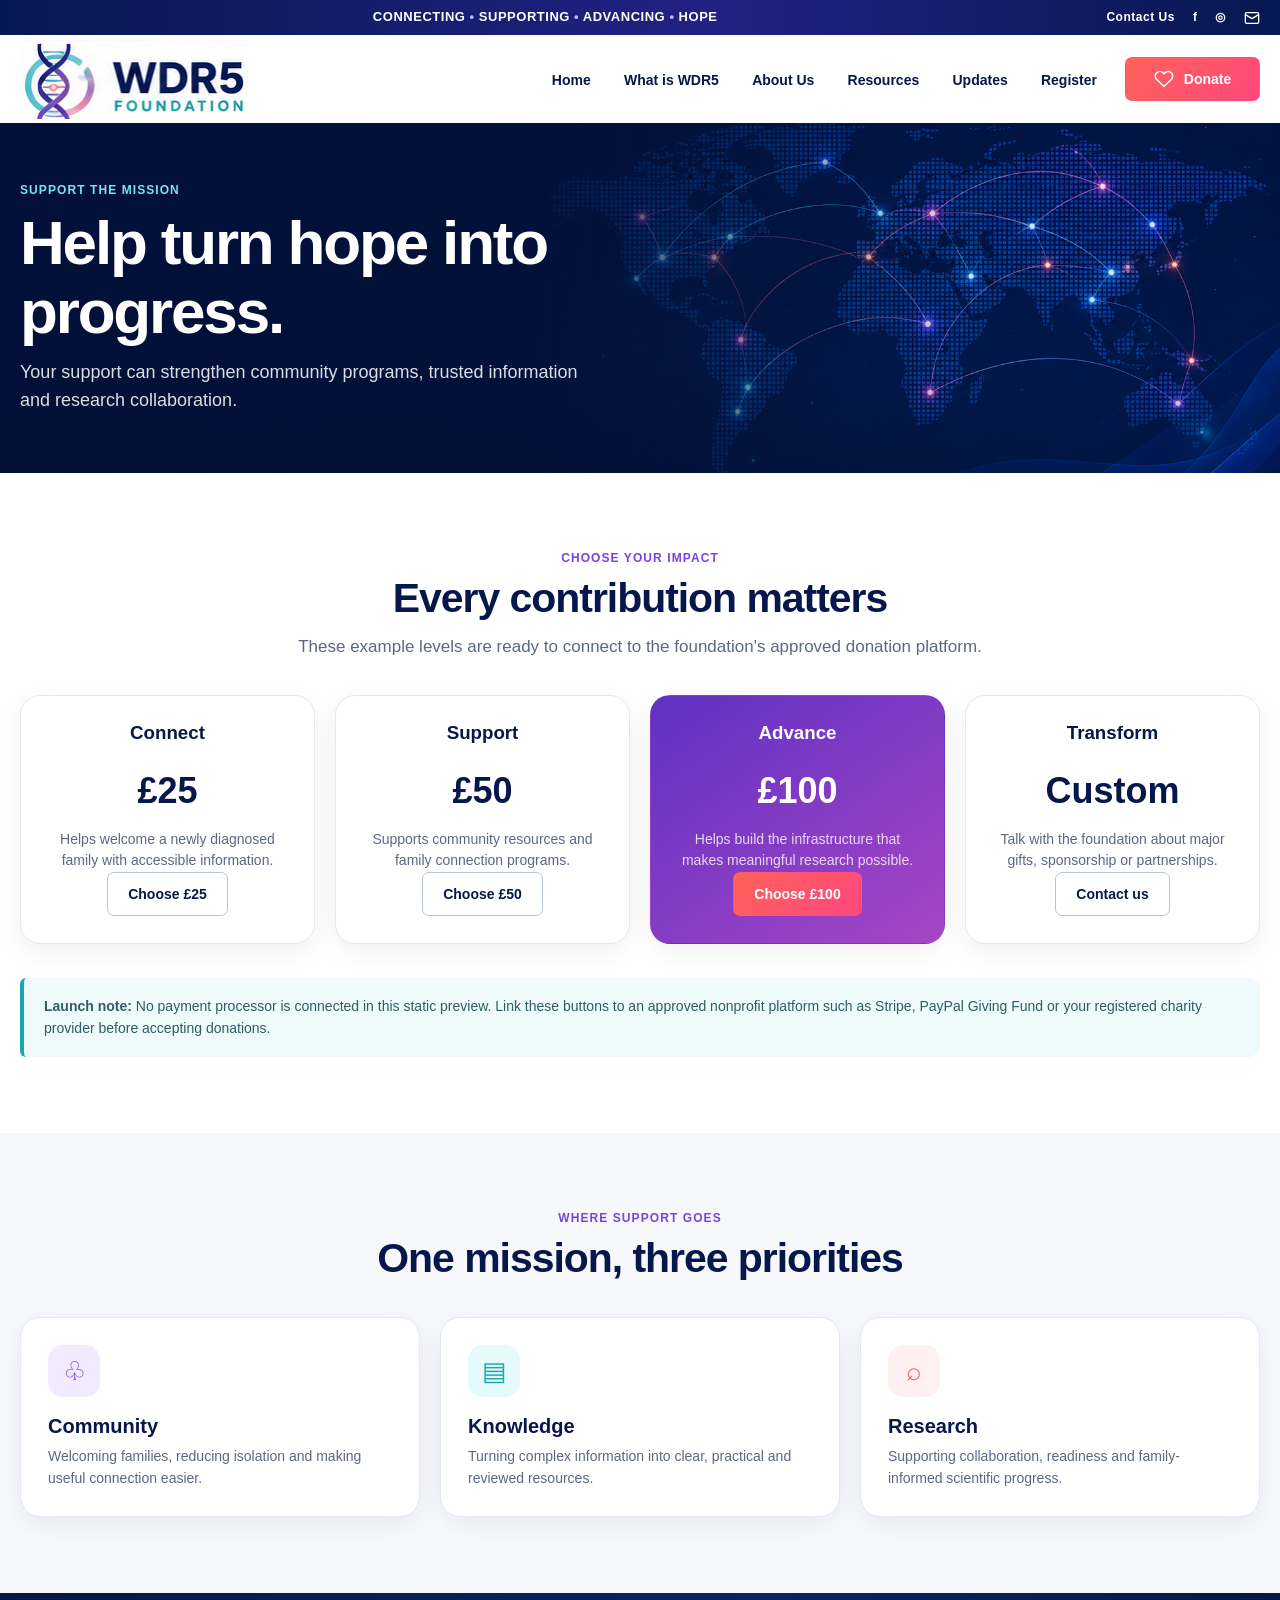
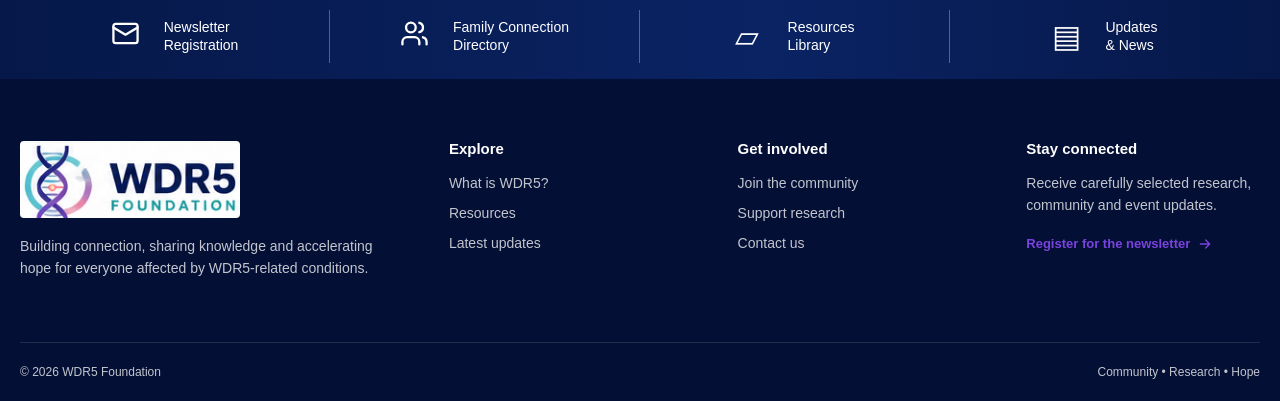
<file: donate.html>
<!doctype html>
<html lang="en">
<head>
  <meta charset="utf-8">
  <meta name="viewport" content="width=device-width, initial-scale=1">
  <meta name="description" content="Support WDR5 Foundation community, education and research work.">
  <title>Donate | WDR5 Foundation</title>
  <link rel="icon" href="assets/images/favicon.png">
  <link rel="stylesheet" href="assets/css/styles.css">
  <script src="assets/js/site.js" defer></script>
</head>
<body>
  <a class="skip-link" href="#main">Skip to content</a>
  <div data-site-header></div>
  <main id="main">
    <section class="inner-hero">
      <div class="shell"><div class="inner-hero-copy"><span class="eyebrow" data-cms="field-96">Support the mission</span><h1 data-cms="field-97">Help turn hope into progress.</h1><p data-cms="field-98">Your support can strengthen community programs, trusted information and research collaboration.</p></div></div>
    </section>

    <section class="section">
      <div class="shell">
        <div class="section-heading center"><span class="eyebrow" data-cms="field-99">Choose your impact</span><h2 data-cms="field-100">Every contribution matters</h2><p data-cms="field-101">These example levels are ready to connect to the foundation's approved donation platform.</p></div>
        <div class="donation-grid">
          <article class="donation-card" data-reveal><h3 data-cms="field-102">Connect</h3><span class="amount" data-cms="field-103">$25</span><p data-cms="field-104">Helps welcome a newly diagnosed family with accessible information.</p><a class="button button-outline-dark" href="contact.html?topic=donation" data-cms="field-105">Choose $25</a></article>
          <article class="donation-card" data-reveal><h3 data-cms="field-106">Support</h3><span class="amount" data-cms="field-107">$50</span><p data-cms="field-108">Supports community resources and family connection programs.</p><a class="button button-outline-dark" href="contact.html?topic=donation" data-cms="field-109">Choose $50</a></article>
          <article class="donation-card featured" data-reveal><h3 data-cms="field-110">Advance</h3><span class="amount" data-cms="field-111">$100</span><p data-cms="field-112">Helps build the infrastructure that makes meaningful research possible.</p><a class="button button-coral" href="contact.html?topic=donation" data-cms="field-113">Choose $100</a></article>
          <article class="donation-card" data-reveal><h3 data-cms="field-114">Transform</h3><span class="amount" data-cms="field-115">Custom</span><p data-cms="field-116">Talk with the foundation about major gifts, sponsorship or partnerships.</p><a class="button button-outline-dark" href="contact.html?topic=partnership" data-cms="field-117">Contact us</a></article>
        </div>
        <div class="notice" style="margin-top:34px" data-cms="field-118"><strong>Launch note:</strong> No payment processor is connected in this static preview. Link these buttons to an approved nonprofit platform such as Stripe, PayPal Giving Fund or your registered charity provider before accepting donations.</div>
      </div>
    </section>

    <section class="section section-soft">
      <div class="shell">
        <div class="section-heading center"><span class="eyebrow" data-cms="field-119">Where support goes</span><h2 data-cms="field-120">One mission, three priorities</h2></div>
        <div class="info-grid">
          <article class="info-card" data-reveal><div class="card-icon" data-cms="field-121">♧</div><h3 data-cms="field-122">Community</h3><p data-cms="field-123">Welcoming families, reducing isolation and making useful connection easier.</p></article>
          <article class="info-card" data-reveal><div class="card-icon" data-cms="field-124">▤</div><h3 data-cms="field-125">Knowledge</h3><p data-cms="field-126">Turning complex information into clear, practical and reviewed resources.</p></article>
          <article class="info-card" data-reveal><div class="card-icon" data-cms="field-127">⌕</div><h3 data-cms="field-128">Research</h3><p data-cms="field-129">Supporting collaboration, readiness and family-informed scientific progress.</p></article>
        </div>
      </div>
    </section>
  </main>
  <div data-site-footer></div>
</body>
</html>
</file>
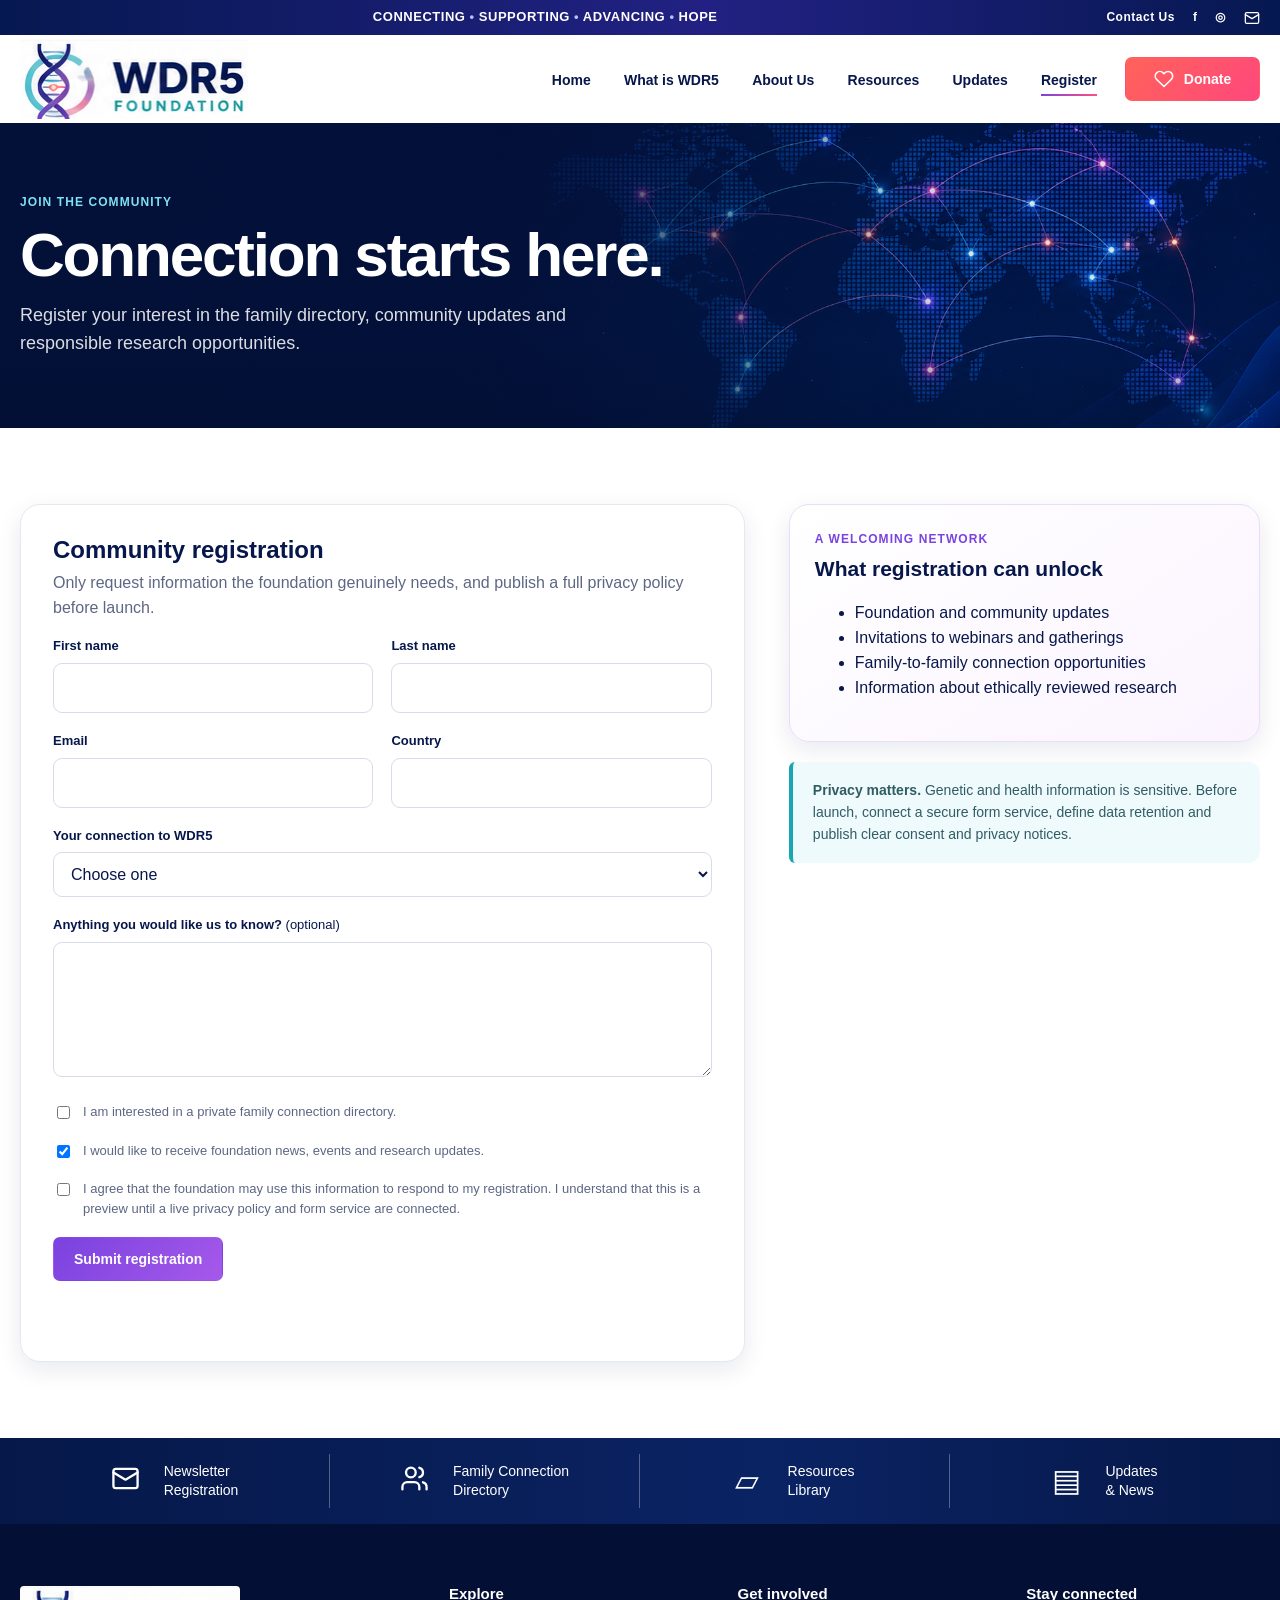
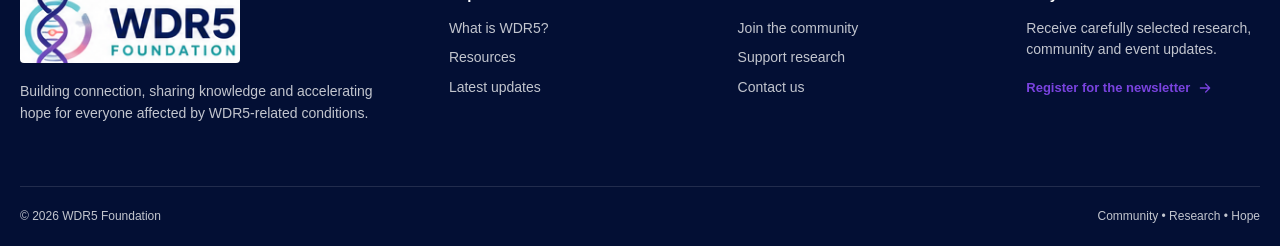
<file: register.html>
<!doctype html>
<html lang="en">
<head>
  <meta charset="utf-8">
  <meta name="viewport" content="width=device-width, initial-scale=1">
  <meta name="description" content="Register with the WDR5 Foundation community and newsletter.">
  <title>Register | WDR5 Foundation</title>
  <link rel="icon" href="assets/images/favicon.png">
  <link rel="stylesheet" href="assets/css/styles.css">
  <script src="assets/js/site.js" defer></script>
</head>
<body>
  <a class="skip-link" href="#main">Skip to content</a>
  <div data-site-header></div>
  <main id="main">
    <section class="inner-hero">
      <div class="shell"><div class="inner-hero-copy"><span class="eyebrow" data-cms="field-70">Join the community</span><h1 data-cms="field-71">Connection starts here.</h1><p data-cms="field-72">Register your interest in the family directory, community updates and responsible research opportunities.</p></div></div>
    </section>

    <section class="section">
      <div class="shell form-layout">
        <form class="form-card" data-static-form data-form-name="registration" data-endpoint="">
          <h2 data-cms="field-73">Community registration</h2>
          <p data-cms="field-74">Only request information the foundation genuinely needs, and publish a full privacy policy before launch.</p>
          <div class="field-grid">
            <div class="field"><label for="first-name" data-cms="field-75">First name</label><input id="first-name" name="firstName" autocomplete="given-name" required></div>
            <div class="field"><label for="last-name" data-cms="field-76">Last name</label><input id="last-name" name="lastName" autocomplete="family-name" required></div>
          </div>
          <div class="field-grid">
            <div class="field"><label for="register-email" data-cms="field-77">Email</label><input id="register-email" name="email" type="email" autocomplete="email" required></div>
            <div class="field"><label for="country" data-cms="field-78">Country</label><input id="country" name="country" autocomplete="country-name" required></div>
          </div>
          <div class="field"><label for="relationship" data-cms="field-79">Your connection to WDR5</label><select id="relationship" name="relationship" required><option value="" data-cms="field-80">Choose one</option><option data-cms="field-81">Parent or caregiver</option><option data-cms="field-82">Person with a WDR5-related condition</option><option data-cms="field-83">Family member</option><option data-cms="field-84">Clinician or therapist</option><option data-cms="field-85">Researcher</option><option data-cms="field-86">Supporter or advocate</option></select></div>
          <div class="field"><label for="register-message" data-cms="field-87">Anything you would like us to know? <span style="font-weight:400">(optional)</span></label><textarea id="register-message" name="message"></textarea></div>
          <label class="check-field" data-cms="field-88"><input type="checkbox" name="directory"><span>I am interested in a private family connection directory.</span></label>
          <label class="check-field" id="newsletter" data-cms="field-89"><input type="checkbox" name="newsletter" checked><span>I would like to receive foundation news, events and research updates.</span></label>
          <label class="check-field" data-cms="field-90"><input type="checkbox" name="consent" required><span>I agree that the foundation may use this information to respond to my registration. I understand that this is a preview until a live privacy policy and form service are connected.</span></label>
          <button class="button button-purple" type="submit" data-cms="field-91">Submit registration</button>
          <p class="form-status" data-form-status aria-live="polite"></p>
        </form>

        <aside>
          <div class="callout callout-accent">
            <span class="eyebrow" data-cms="field-92">A welcoming network</span>
            <h3 data-cms="field-93">What registration can unlock</h3>
            <ul>
              <li data-cms="field-94">Foundation and community updates</li>
              <li data-cms="field-95">Invitations to webinars and gatherings</li>
              <li data-cms="field-96">Family-to-family connection opportunities</li>
              <li data-cms="field-97">Information about ethically reviewed research</li>
            </ul>
          </div>
          <div class="notice" style="margin-top:20px" data-cms="field-98"><strong>Privacy matters.</strong> Genetic and health information is sensitive. Before launch, connect a secure form service, define data retention and publish clear consent and privacy notices.</div>
        </aside>
      </div>
    </section>
  </main>
  <div data-site-footer></div>
</body>
</html>
</file>
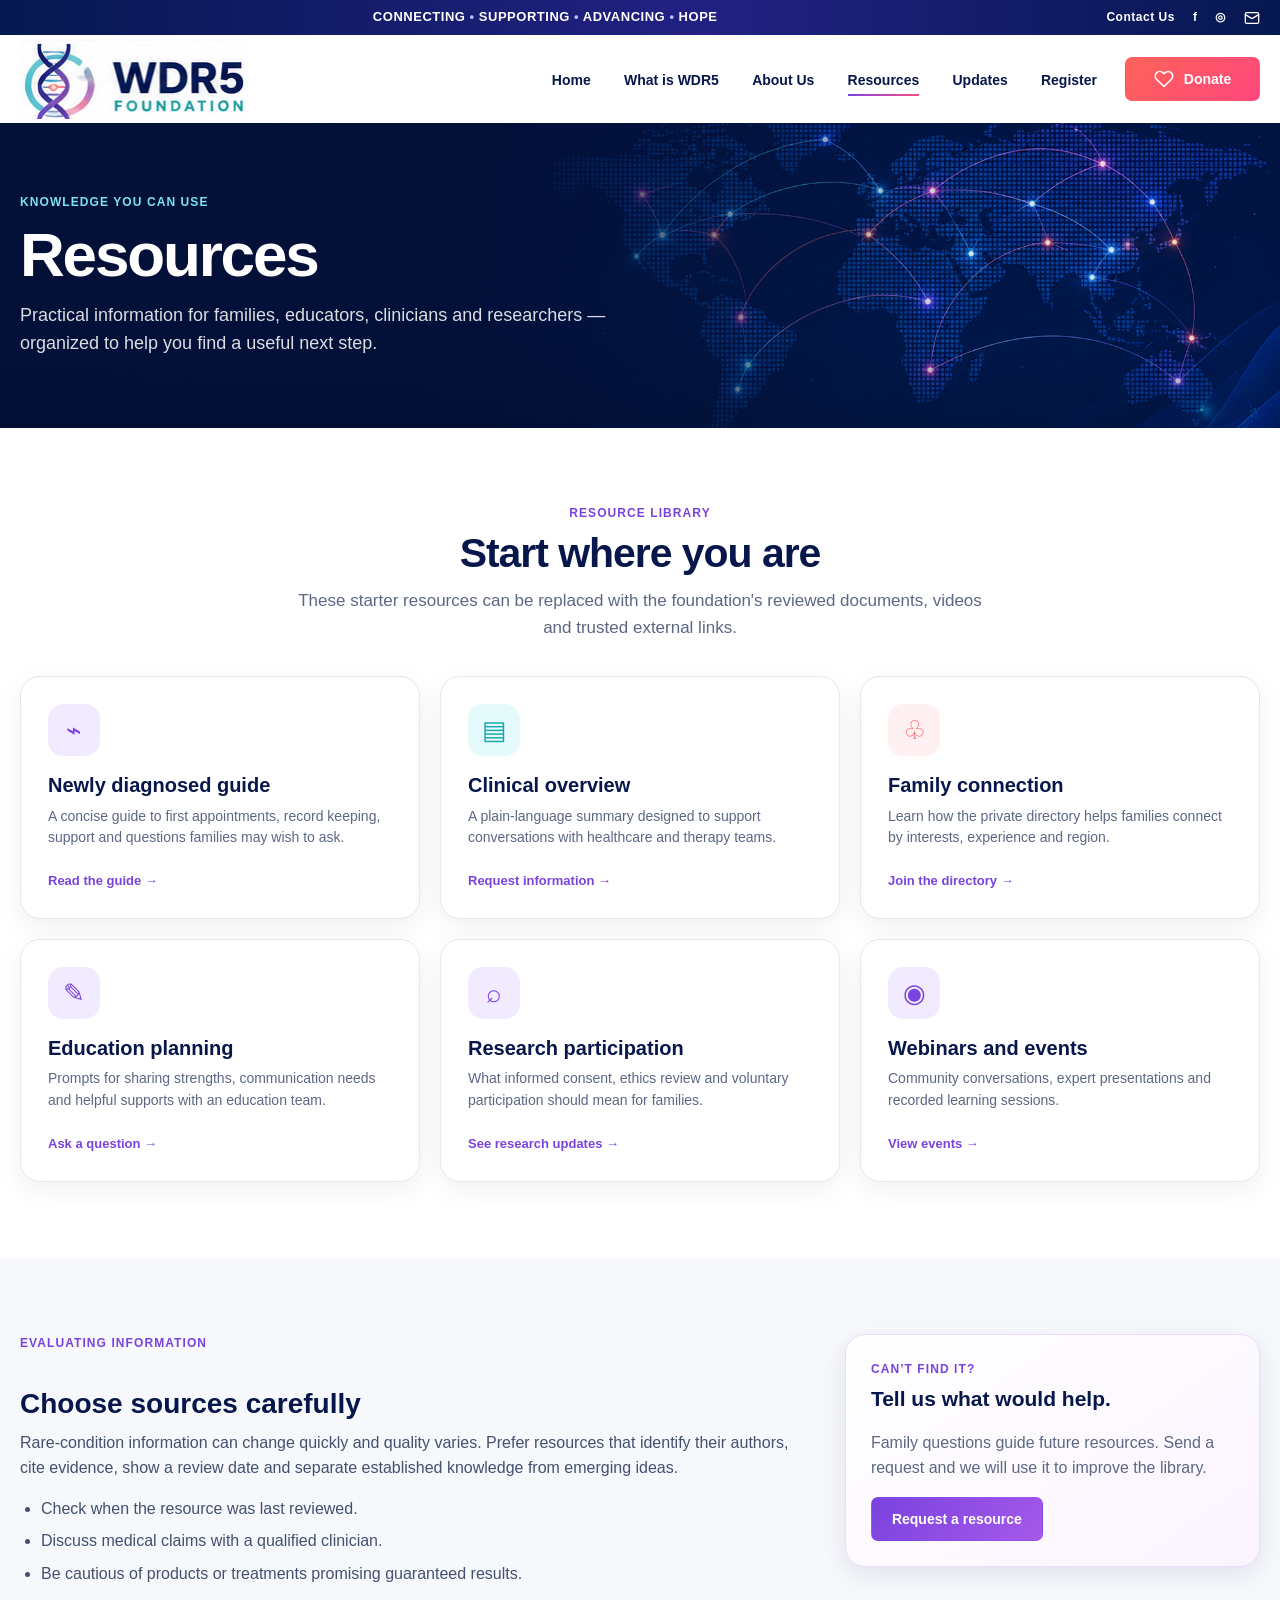
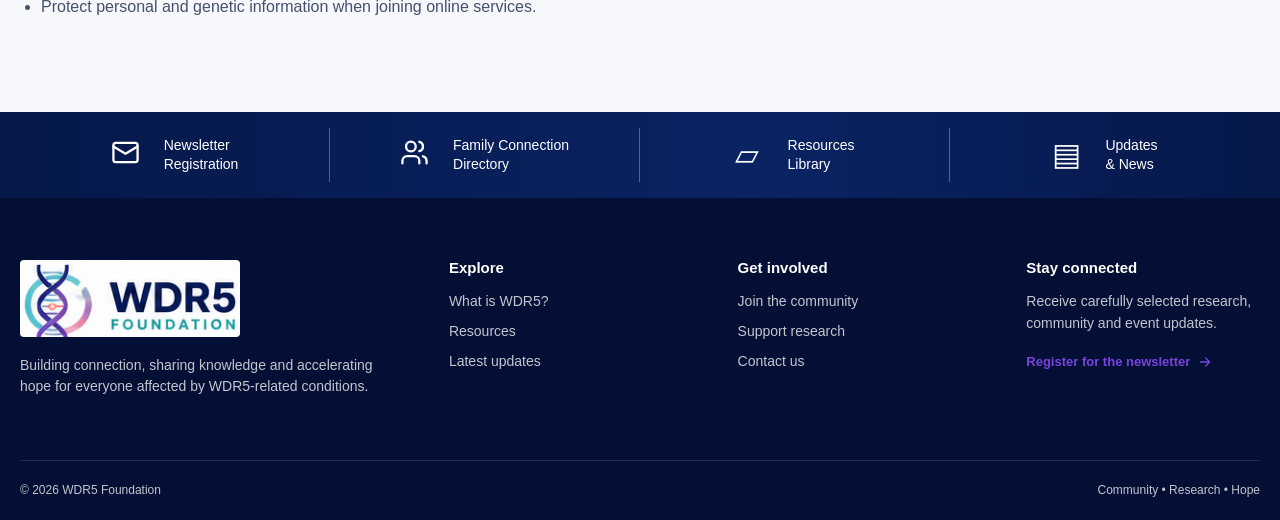
<file: resources.html>
<!doctype html>
<html lang="en">
<head>
  <meta charset="utf-8">
  <meta name="viewport" content="width=device-width, initial-scale=1">
  <meta name="description" content="WDR5 family, clinical, educational and research resources.">
  <title>Resources | WDR5 Foundation</title>
  <link rel="icon" href="assets/images/favicon.png">
  <link rel="stylesheet" href="assets/css/styles.css">
  <script src="assets/js/site.js" defer></script>
</head>
<body>
  <a class="skip-link" href="#main">Skip to content</a>
  <div data-site-header></div>
  <main id="main">
    <section class="inner-hero">
      <div class="shell"><div class="inner-hero-copy"><span class="eyebrow" data-cms="field-112">Knowledge you can use</span><h1 data-cms="field-113">Resources</h1><p data-cms="field-114">Practical information for families, educators, clinicians and researchers — organized to help you find a useful next step.</p></div></div>
    </section>

    <section class="section">
      <div class="shell">
        <div class="section-heading center"><span class="eyebrow" data-cms="field-115">Resource library</span><h2 data-cms="field-116">Start where you are</h2><p data-cms="field-117">These starter resources can be replaced with the foundation's reviewed documents, videos and trusted external links.</p></div>
        <div class="resource-grid">
          <article class="resource-card" data-reveal><div class="card-icon" data-cms="field-118">⌁</div><h3 data-cms="field-119">Newly diagnosed guide</h3><p data-cms="field-120">A concise guide to first appointments, record keeping, support and questions families may wish to ask.</p><a class="text-link" href="what-is-wdr5.html" data-cms="field-121">Read the guide →</a></article>
          <article class="resource-card" data-reveal><div class="card-icon" data-cms="field-122">▤</div><h3 data-cms="field-123">Clinical overview</h3><p data-cms="field-124">A plain-language summary designed to support conversations with healthcare and therapy teams.</p><a class="text-link" href="contact.html" data-cms="field-125">Request information →</a></article>
          <article class="resource-card" data-reveal><div class="card-icon" data-cms="field-126">♧</div><h3 data-cms="field-127">Family connection</h3><p data-cms="field-128">Learn how the private directory helps families connect by interests, experience and region.</p><a class="text-link" href="register.html" data-cms="field-129">Join the directory →</a></article>
          <article class="resource-card" data-reveal><div class="card-icon" data-cms="field-130">✎</div><h3 data-cms="field-131">Education planning</h3><p data-cms="field-132">Prompts for sharing strengths, communication needs and helpful supports with an education team.</p><a class="text-link" href="contact.html" data-cms="field-133">Ask a question →</a></article>
          <article class="resource-card" data-reveal><div class="card-icon" data-cms="field-134">⌕</div><h3 data-cms="field-135">Research participation</h3><p data-cms="field-136">What informed consent, ethics review and voluntary participation should mean for families.</p><a class="text-link" href="updates.html" data-cms="field-137">See research updates →</a></article>
          <article class="resource-card" data-reveal><div class="card-icon" data-cms="field-138">◉</div><h3 data-cms="field-139">Webinars and events</h3><p data-cms="field-140">Community conversations, expert presentations and recorded learning sessions.</p><a class="text-link" href="updates.html" data-cms="field-141">View events →</a></article>
        </div>
      </div>
    </section>

    <section class="section section-soft">
      <div class="shell content-grid">
        <article class="prose" data-reveal>
          <span class="eyebrow" data-cms="field-142">Evaluating information</span>
          <h2 data-cms="field-143">Choose sources carefully</h2>
          <p data-cms="field-144">Rare-condition information can change quickly and quality varies. Prefer resources that identify their authors, cite evidence, show a review date and separate established knowledge from emerging ideas.</p>
          <ul>
            <li data-cms="field-145">Check when the resource was last reviewed.</li>
            <li data-cms="field-146">Discuss medical claims with a qualified clinician.</li>
            <li data-cms="field-147">Be cautious of products or treatments promising guaranteed results.</li>
            <li data-cms="field-148">Protect personal and genetic information when joining online services.</li>
          </ul>
        </article>
        <aside class="callout callout-accent" data-reveal>
          <span class="eyebrow" data-cms="field-149">Can’t find it?</span>
          <h3 data-cms="field-150">Tell us what would help.</h3>
          <p data-cms="field-151">Family questions guide future resources. Send a request and we will use it to improve the library.</p>
          <a class="button button-purple" href="contact.html" data-cms="field-152">Request a resource</a>
        </aside>
      </div>
    </section>
  </main>
  <div data-site-footer></div>
</body>
</html>
</file>
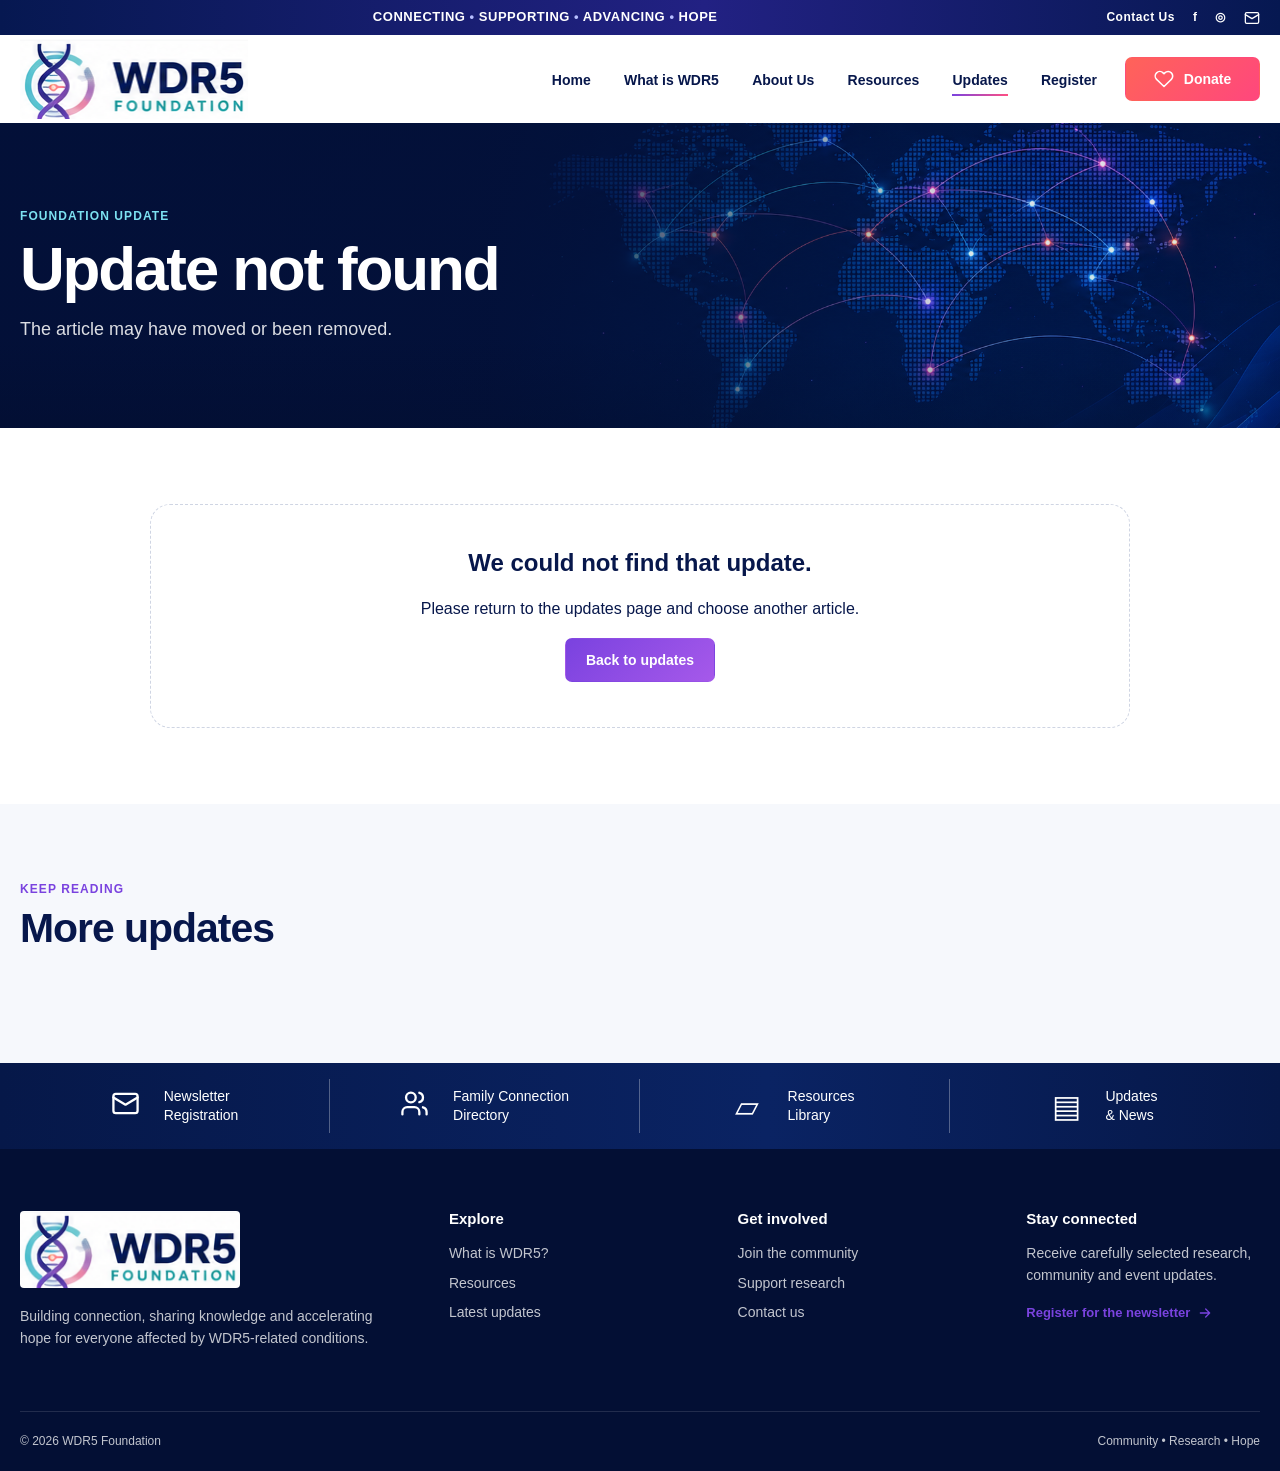
<file: update.html>
<!doctype html>
<html lang="en">
<head>
  <meta charset="utf-8">
  <meta name="viewport" content="width=device-width, initial-scale=1">
  <meta name="description" content="Read a full WDR5 Foundation update article.">
  <title>Update Article | WDR5 Foundation</title>
  <link rel="icon" href="assets/images/favicon.png">
  <link rel="stylesheet" href="assets/css/styles.css">
  <script src="assets/js/site.js" defer></script>
  <script src="assets/js/updates.js" defer></script>
</head>
<body>
  <a class="skip-link" href="#main">Skip to content</a>
  <div data-site-header></div>
  <main id="main">
    <section class="inner-hero">
      <div class="shell">
        <div class="inner-hero-copy">
          <span class="eyebrow">Foundation update</span>
          <h1 data-article-heading>Update article</h1>
          <p data-article-intro>Read the full foundation update.</p>
        </div>
      </div>
    </section>

    <section class="section">
      <div class="shell article-shell" data-update-article>
        <p>Loading article...</p>
      </div>
    </section>

    <section class="section section-soft">
      <div class="shell">
        <div class="section-heading">
          <span class="eyebrow">Keep reading</span>
          <h2>More updates</h2>
        </div>
        <div class="related-updates" data-related-updates></div>
      </div>
    </section>
  </main>
  <div data-site-footer></div>
</body>
</html>
</file>
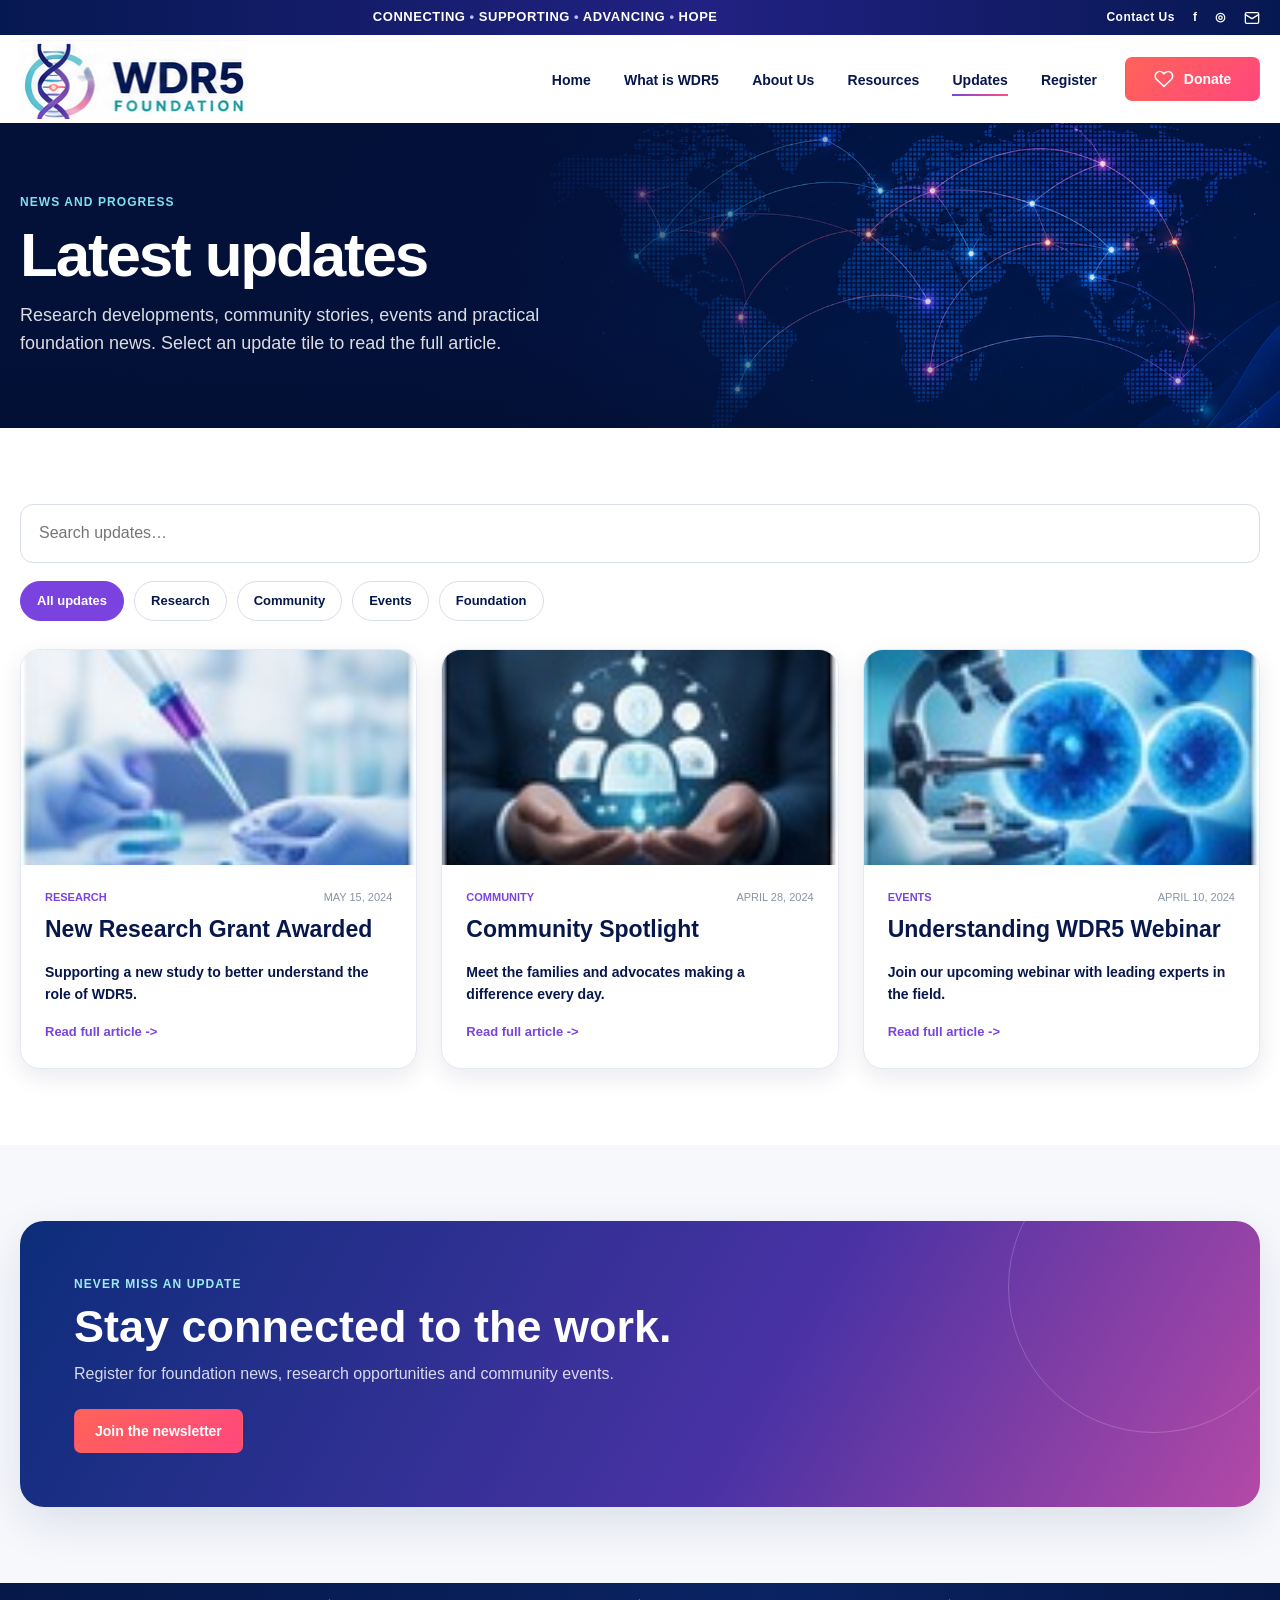
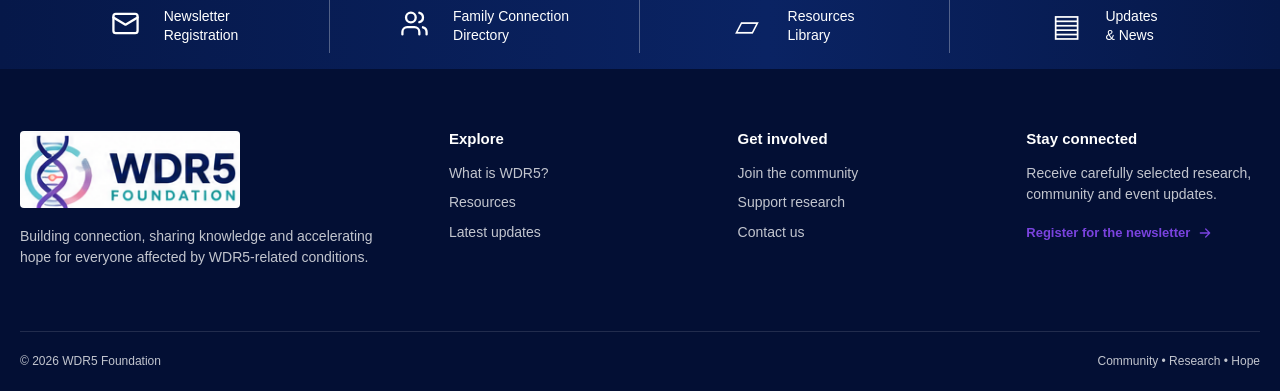
<file: updates.html>
<!doctype html>
<html lang="en">
<head>
  <meta charset="utf-8">
  <meta name="viewport" content="width=device-width, initial-scale=1">
  <meta name="description" content="WDR5 Foundation research, community and event updates.">
  <title>Updates | WDR5 Foundation</title>
  <link rel="icon" href="assets/images/favicon.png">
  <link rel="stylesheet" href="assets/css/styles.css">
  <script src="assets/js/site.js" defer></script>
  <script src="assets/js/updates.js" defer></script>
</head>
<body>
  <a class="skip-link" href="#main">Skip to content</a>
  <div data-site-header></div>
  <main id="main">
    <section class="inner-hero">
      <div class="shell"><div class="inner-hero-copy"><span class="eyebrow" data-cms="field-36">News and progress</span><h1 data-cms="field-37">Latest updates</h1><p data-cms="field-38">Research developments, community stories, events and practical foundation news. Select an update tile to read the full article.</p></div></div>
    </section>

    <section class="section">
      <div class="shell">
        <div class="search-field"><label class="skip-link" for="update-search" data-cms="field-39">Search updates</label><input id="update-search" data-update-search type="search" placeholder="Search updates…" data-cms-placeholder-update-search="placeholder-update-search"></div>
        <div class="filters" aria-label="Filter updates">
          <button class="filter-button is-active" type="button" data-update-filter="All" data-cms="field-40">All updates</button>
          <button class="filter-button" type="button" data-update-filter="Research" data-cms="field-41">Research</button>
          <button class="filter-button" type="button" data-update-filter="Community" data-cms="field-42">Community</button>
          <button class="filter-button" type="button" data-update-filter="Events" data-cms="field-43">Events</button>
          <button class="filter-button" type="button" data-update-filter="Foundation" data-cms="field-44">Foundation</button>
        </div>
        <div class="updates-grid" data-updates-grid><p data-cms="field-18">Loading updates…</p></div>
      </div>
    </section>

    <section class="section section-soft">
      <div class="shell cta-band">
        <div class="cta-band-content">
          <span class="eyebrow" style="color:#9deaf5" data-cms="field-45">Never miss an update</span>
          <h2 data-cms="field-46">Stay connected to the work.</h2>
          <p data-cms="field-47">Register for foundation news, research opportunities and community events.</p>
          <a class="button button-coral" href="register.html#newsletter" data-cms="field-48">Join the newsletter</a>
        </div>
      </div>
    </section>
  </main>
  <div data-site-footer></div>
</body>
</html>
</file>
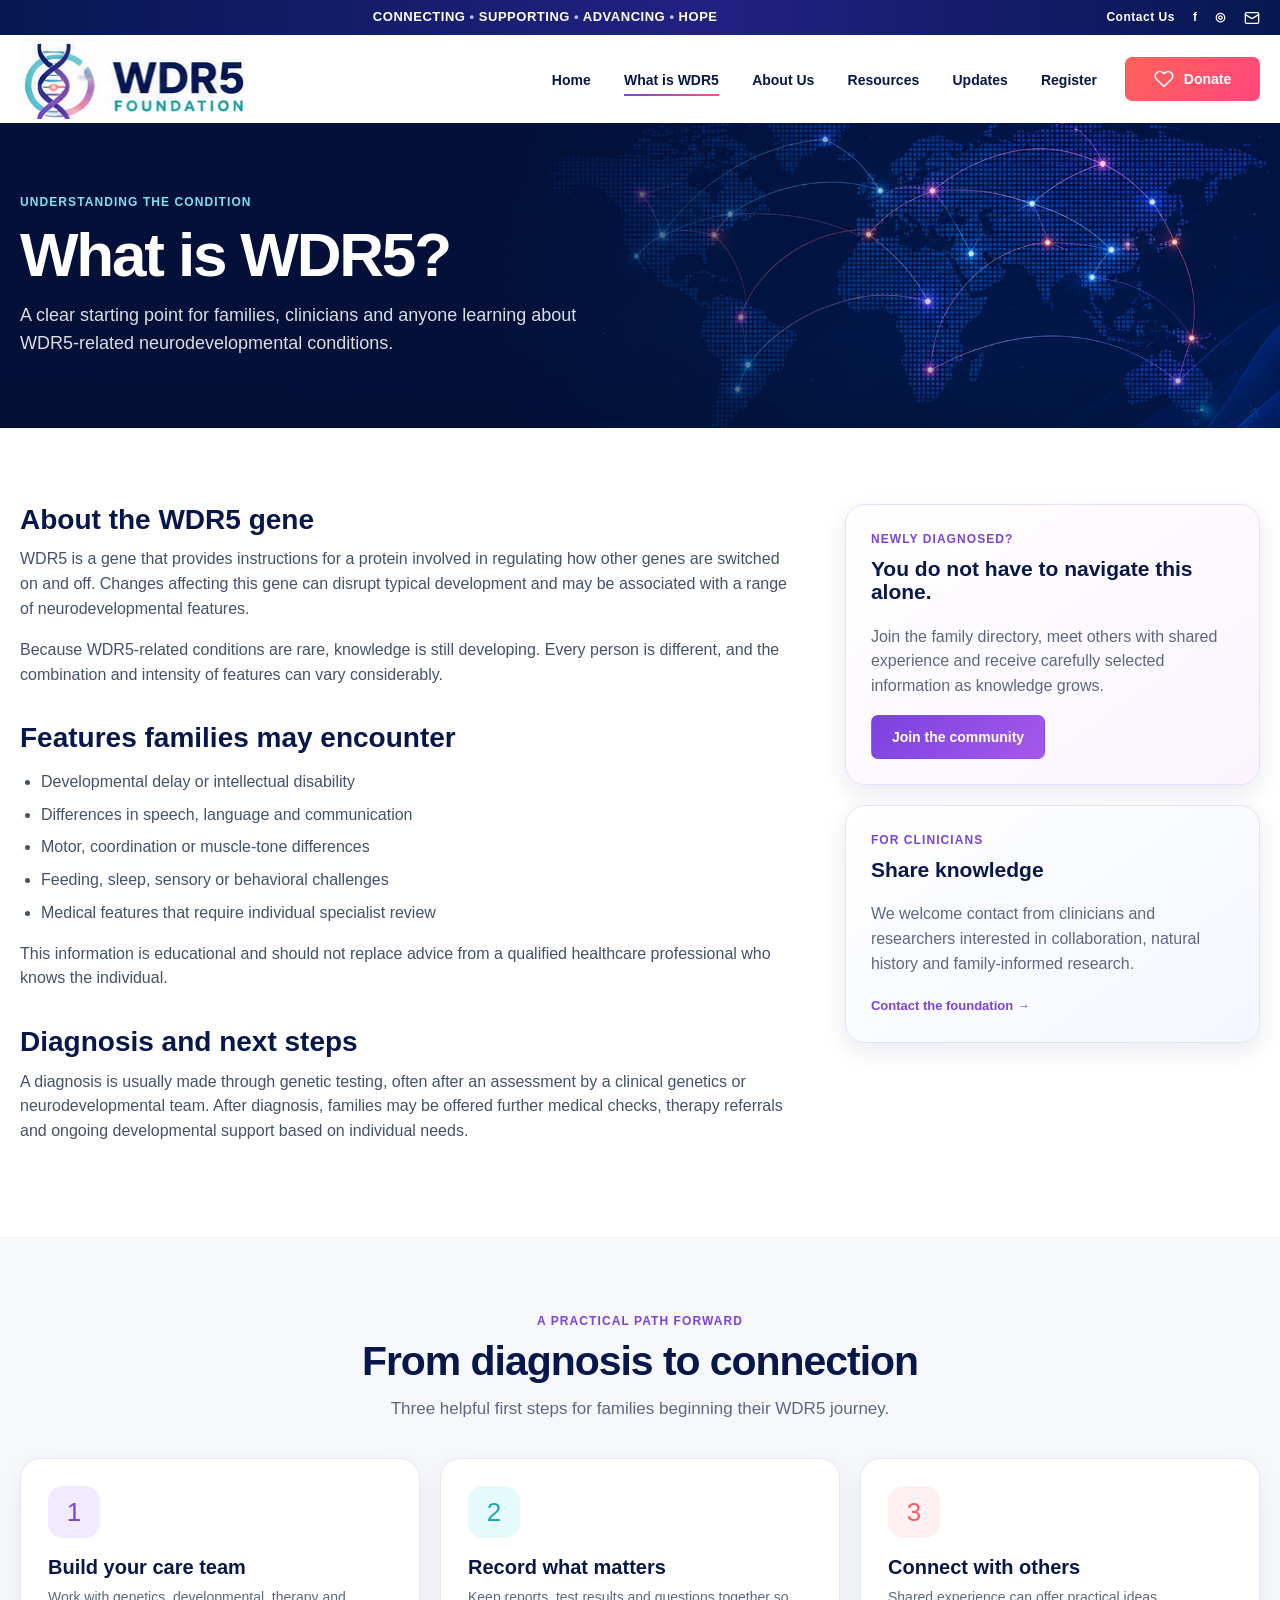
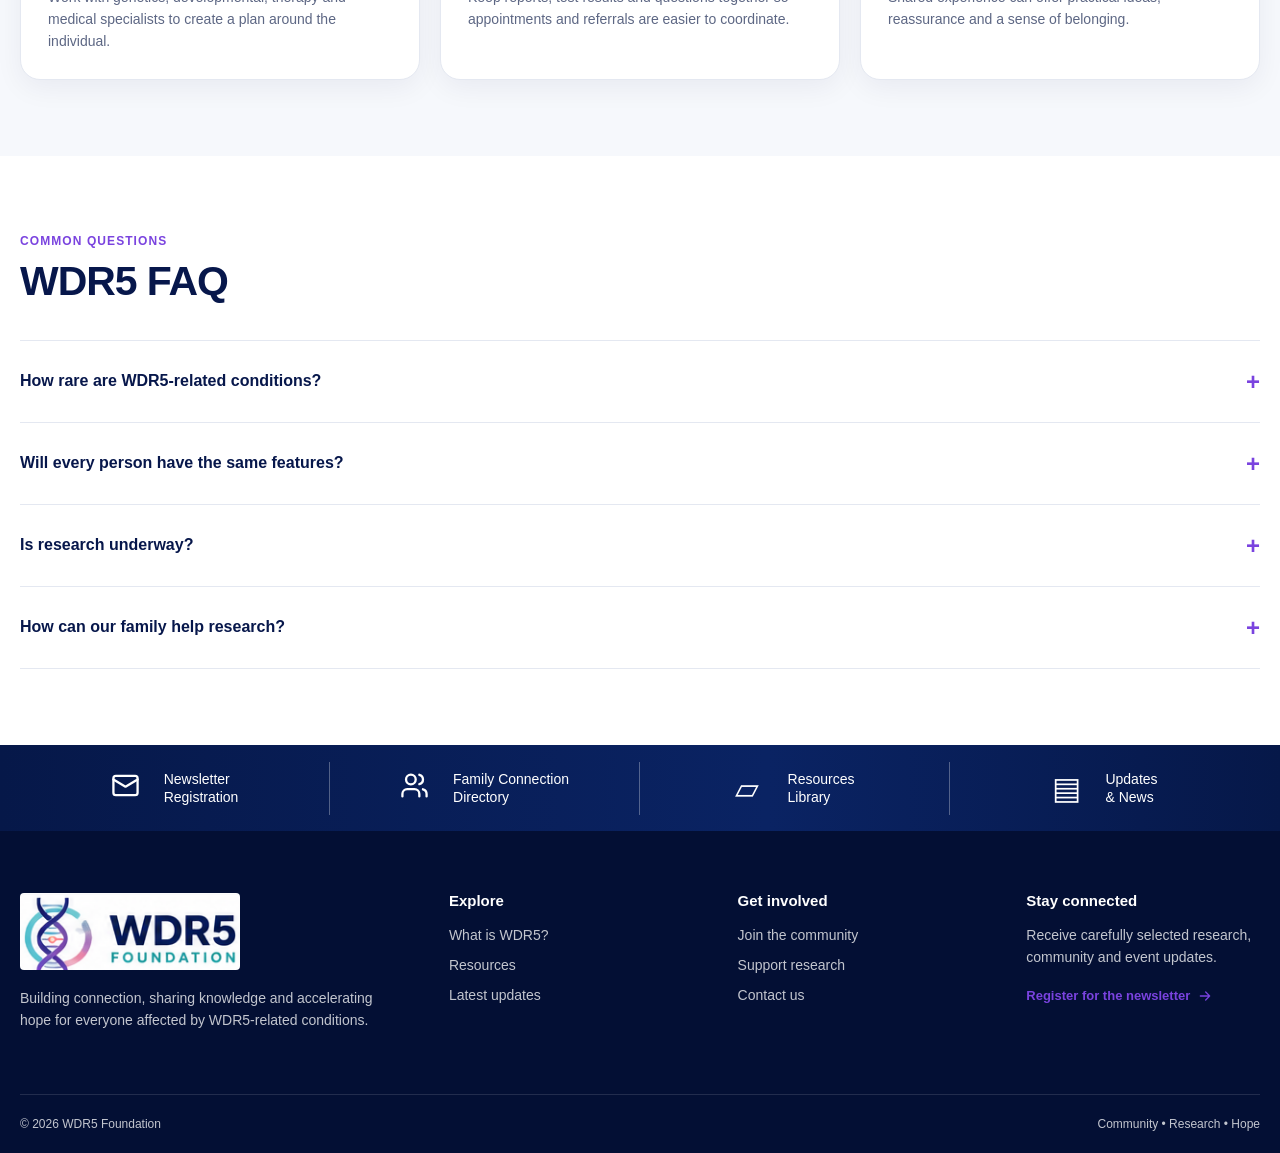
<file: what-is-wdr5.html>
<!doctype html>
<html lang="en">
<head>
  <meta charset="utf-8">
  <meta name="viewport" content="width=device-width, initial-scale=1">
  <meta name="description" content="An accessible introduction to WDR5-related conditions, diagnosis, support and research.">
  <title>What is WDR5? | WDR5 Foundation</title>
  <link rel="icon" href="assets/images/favicon.png">
  <link rel="stylesheet" href="assets/css/styles.css">
  <script src="assets/js/site.js" defer></script>
</head>
<body>
  <a class="skip-link" href="#main">Skip to content</a>
  <div data-site-header></div>
  <main id="main">
    <section class="inner-hero">
      <div class="shell">
        <div class="inner-hero-copy">
          <span class="eyebrow" data-cms="field-130">Understanding the condition</span>
          <h1 data-cms="field-131">What is WDR5?</h1>
          <p data-cms="field-132">A clear starting point for families, clinicians and anyone learning about WDR5-related neurodevelopmental conditions.</p>
        </div>
      </div>
    </section>

    <section class="section">
      <div class="shell content-grid">
        <article class="prose" data-reveal>
          <h2 data-cms="field-133">About the WDR5 gene</h2>
          <p data-cms="field-134">WDR5 is a gene that provides instructions for a protein involved in regulating how other genes are switched on and off. Changes affecting this gene can disrupt typical development and may be associated with a range of neurodevelopmental features.</p>
          <p data-cms="field-135">Because WDR5-related conditions are rare, knowledge is still developing. Every person is different, and the combination and intensity of features can vary considerably.</p>

          <h2 data-cms="field-136">Features families may encounter</h2>
          <ul>
            <li data-cms="field-137">Developmental delay or intellectual disability</li>
            <li data-cms="field-138">Differences in speech, language and communication</li>
            <li data-cms="field-139">Motor, coordination or muscle-tone differences</li>
            <li data-cms="field-140">Feeding, sleep, sensory or behavioral challenges</li>
            <li data-cms="field-141">Medical features that require individual specialist review</li>
          </ul>
          <p data-cms="field-142">This information is educational and should not replace advice from a qualified healthcare professional who knows the individual.</p>

          <h2 data-cms="field-143">Diagnosis and next steps</h2>
          <p data-cms="field-144">A diagnosis is usually made through genetic testing, often after an assessment by a clinical genetics or neurodevelopmental team. After diagnosis, families may be offered further medical checks, therapy referrals and ongoing developmental support based on individual needs.</p>
        </article>
        <aside>
          <div class="callout callout-accent" data-reveal>
            <span class="eyebrow" data-cms="field-145">Newly diagnosed?</span>
            <h3 data-cms="field-146">You do not have to navigate this alone.</h3>
            <p data-cms="field-147">Join the family directory, meet others with shared experience and receive carefully selected information as knowledge grows.</p>
            <a class="button button-purple" href="register.html" data-cms="field-148">Join the community</a>
          </div>
          <div class="callout" style="margin-top:20px" data-reveal>
            <span class="eyebrow" data-cms="field-149">For clinicians</span>
            <h3 data-cms="field-150">Share knowledge</h3>
            <p data-cms="field-151">We welcome contact from clinicians and researchers interested in collaboration, natural history and family-informed research.</p>
            <a class="text-link" href="contact.html" data-cms="field-152">Contact the foundation →</a>
          </div>
        </aside>
      </div>
    </section>

    <section class="section section-soft">
      <div class="shell">
        <div class="section-heading center">
          <span class="eyebrow" data-cms="field-153">A practical path forward</span>
          <h2 data-cms="field-154">From diagnosis to connection</h2>
          <p data-cms="field-155">Three helpful first steps for families beginning their WDR5 journey.</p>
        </div>
        <div class="info-grid">
          <article class="info-card" data-reveal><div class="card-icon" data-cms="field-156">1</div><h3 data-cms="field-157">Build your care team</h3><p data-cms="field-158">Work with genetics, developmental, therapy and medical specialists to create a plan around the individual.</p></article>
          <article class="info-card" data-reveal><div class="card-icon" data-cms="field-159">2</div><h3 data-cms="field-160">Record what matters</h3><p data-cms="field-161">Keep reports, test results and questions together so appointments and referrals are easier to coordinate.</p></article>
          <article class="info-card" data-reveal><div class="card-icon" data-cms="field-162">3</div><h3 data-cms="field-163">Connect with others</h3><p data-cms="field-164">Shared experience can offer practical ideas, reassurance and a sense of belonging.</p></article>
        </div>
      </div>
    </section>

    <section class="section">
      <div class="shell">
        <div class="section-heading">
          <span class="eyebrow" data-cms="field-165">Common questions</span>
          <h2 data-cms="field-166">WDR5 FAQ</h2>
        </div>
        <div class="faq-list">
          <div class="faq-item"><button class="faq-button" aria-expanded="false" data-cms="field-167">How rare are WDR5-related conditions?</button><div class="faq-answer" data-cms="field-168">They are currently considered very rare, and the number of diagnosed individuals is likely to grow as genetic testing becomes more widely available.</div></div>
          <div class="faq-item"><button class="faq-button" aria-expanded="false" data-cms="field-169">Will every person have the same features?</button><div class="faq-answer" data-cms="field-170">No. Genetic conditions can affect people differently. Care and support should always be based on the individual's strengths, needs and clinical findings.</div></div>
          <div class="faq-item"><button class="faq-button" aria-expanded="false" data-cms="field-171">Is research underway?</button><div class="faq-answer" data-cms="field-172">Yes. Researchers are continuing to study WDR5 biology, collect clinical information and explore how better knowledge may support future care and treatment strategies.</div></div>
          <div class="faq-item"><button class="faq-button" aria-expanded="false" data-cms="field-173">How can our family help research?</button><div class="faq-answer" data-cms="field-174">Register with the foundation and choose to receive research opportunities. Participation should always be voluntary, informed and reviewed through appropriate ethics processes.</div></div>
        </div>
      </div>
    </section>
  </main>
  <div data-site-footer></div>
</body>
</html>
</file>
<file: assets/css/styles.css>
:root {
  --navy: #06184b;
  --navy-2: #0a246a;
  --blue: #153b9f;
  --purple: #7a43df;
  --violet: #a35cf0;
  --pink: #ff4f83;
  --coral: #ff5c68;
  --teal: #18a7b2;
  --cyan: #45c8dc;
  --ink: #07174b;
  --muted: #5d6784;
  --line: #e4e8f1;
  --soft: #f6f8fc;
  --white: #fff;
  --shadow: 0 16px 46px rgba(7, 23, 75, .11);
  --small-shadow: 0 8px 24px rgba(7, 23, 75, .09);
  --radius: 20px;
  --shell: min(1368px, calc(100% - 40px));
}

* {
  box-sizing: border-box;
}

html {
  scroll-behavior: smooth;
}

body {
  margin: 0;
  color: var(--ink);
  background: #fff;
  font-family: Inter, ui-sans-serif, -apple-system, BlinkMacSystemFont, "Segoe UI", sans-serif;
  line-height: 1.55;
  -webkit-font-smoothing: antialiased;
}

body::selection {
  color: #fff;
  background: var(--purple);
}

img {
  display: block;
  max-width: 100%;
}

a {
  color: inherit;
  text-decoration: none;
}

button,
input,
select,
textarea {
  font: inherit;
}

button,
.button {
  cursor: pointer;
}

h1,
h2,
h3,
h4,
p {
  margin-top: 0;
}

h1,
h2,
h3,
h4 {
  line-height: 1.12;
}

.shell {
  width: var(--shell);
  margin-inline: auto;
}

.skip-link {
  position: fixed;
  z-index: 1000;
  top: 8px;
  left: 8px;
  padding: 10px 14px;
  color: #fff;
  background: var(--navy);
  border-radius: 8px;
  transform: translateY(-140%);
}

.skip-link:focus {
  transform: translateY(0);
}

.topline {
  color: #fff;
  background: linear-gradient(90deg, #061851, #222183 55%, #061851);
  font-size: 13px;
  font-weight: 700;
  letter-spacing: .04em;
  text-transform: uppercase;
}

.topline-inner {
  min-height: 35px;
  display: flex;
  align-items: center;
  justify-content: flex-end;
  gap: 36px;
}

.topline p {
  margin: 0 auto;
}

.topline p span {
  color: #b7bfff;
}

.top-links {
  display: flex;
  align-items: center;
  gap: 18px;
  font-size: 12px;
  text-transform: none;
}

.top-links a {
  display: inline-flex;
  align-items: center;
  justify-content: center;
  transition: color .2s ease;
}

.top-links a:hover {
  color: #9fe7f4;
}

.site-header {
  position: relative;
  z-index: 50;
  background: rgba(255, 255, 255, .97);
  box-shadow: 0 1px 0 rgba(8, 27, 83, .08);
}

.header-inner {
  min-height: 88px;
  display: grid;
  grid-template-columns: 250px 1fr auto;
  align-items: center;
  gap: 28px;
}

.brand {
  width: 228px;
}

.desktop-nav {
  display: flex;
  align-items: center;
  justify-content: flex-end;
  gap: clamp(20px, 2.6vw, 45px);
}

.nav-link {
  position: relative;
  padding: 33px 0 30px;
  font-size: 14px;
  font-weight: 750;
  white-space: nowrap;
}

.nav-link::after {
  position: absolute;
  right: 0;
  bottom: 25px;
  left: 0;
  height: 2px;
  content: "";
  background: linear-gradient(90deg, var(--purple), var(--pink));
  transform: scaleX(0);
  transform-origin: left;
  transition: transform .2s ease;
}

.nav-link:hover::after,
.nav-link.is-active::after {
  transform: scaleX(1);
}

.button {
  min-height: 44px;
  display: inline-flex;
  align-items: center;
  justify-content: center;
  gap: 10px;
  padding: 11px 20px;
  border: 1px solid transparent;
  border-radius: 7px;
  font-size: 14px;
  font-weight: 750;
  line-height: 1;
  transition: transform .2s ease, box-shadow .2s ease, background .2s ease;
}

.button:hover {
  transform: translateY(-2px);
  box-shadow: var(--small-shadow);
}

.button-coral {
  color: #fff;
  background: linear-gradient(135deg, #ff6359, #ff477d);
}

.button-purple {
  color: #fff;
  background: linear-gradient(135deg, #7a42df, #a659ea);
}

.button-teal {
  color: #fff;
  background: linear-gradient(135deg, #0a8f9b, #1ab7bc);
}

.button-outline {
  color: #fff;
  border-color: rgba(255, 255, 255, .8);
  background: transparent;
}

.button-outline-dark {
  color: var(--navy);
  border-color: #b9c2db;
  background: #fff;
}

.button-small {
  min-height: 38px;
  padding: 9px 15px;
  font-size: 12px;
}

.header-donate {
  min-width: 135px;
}

.menu-toggle {
  width: 44px;
  height: 44px;
  display: none;
  align-items: center;
  justify-content: center;
  color: var(--navy);
  background: #fff;
  border: 1px solid var(--line);
  border-radius: 10px;
}

.mobile-nav {
  display: none;
}

.home-hero {
  position: relative;
  min-height: 402px;
  overflow: hidden;
  color: #fff;
  background:
    linear-gradient(90deg, #031649 0%, #031649 26%, rgba(3, 22, 73, .84) 40%, rgba(3, 22, 73, .05) 72%),
    url("../images/hero-map.jpg") center right / auto 100% no-repeat,
    #031649;
}

.home-hero::after {
  position: absolute;
  right: -70px;
  bottom: -100px;
  width: 340px;
  height: 210px;
  content: "";
  border-radius: 50%;
  background: rgba(31, 65, 210, .25);
  transform: rotate(-20deg);
}

.hero-inner {
  position: relative;
  z-index: 2;
  min-height: 402px;
  display: flex;
  align-items: center;
}

.hero-copy {
  width: min(450px, 100%);
  padding: 42px 0 52px;
}

.hero-copy h1 {
  max-width: 430px;
  margin-bottom: 18px;
  font-size: clamp(38px, 4.1vw, 54px);
  letter-spacing: -.035em;
  text-transform: uppercase;
}

.hero-copy h1 .pink {
  color: #ff5d83;
}

.hero-copy h1 .purple {
  color: #a65bea;
}

.hero-copy > p {
  max-width: 430px;
  margin-bottom: 23px;
  color: rgba(255, 255, 255, .91);
  font-size: 16px;
}

.hero-actions {
  display: flex;
  flex-wrap: wrap;
  gap: 15px;
}

.hero-stats {
  position: absolute;
  right: 0;
  bottom: 22px;
  min-width: 485px;
  display: grid;
  grid-template-columns: repeat(3, 1fr);
  padding: 13px 20px;
  border: 1px solid rgba(61, 183, 229, .43);
  border-radius: 15px;
  background: rgba(4, 43, 92, .78);
  backdrop-filter: blur(8px);
}

.stat {
  display: flex;
  align-items: center;
  justify-content: center;
  gap: 12px;
  padding: 2px 12px;
  border-right: 1px solid rgba(255, 255, 255, .12);
}

.stat:last-child {
  border-right: 0;
}

.stat svg {
  flex: 0 0 auto;
  color: var(--cyan);
}

.stat:last-child svg {
  color: var(--pink);
}

.stat strong,
.stat small {
  display: block;
}

.stat strong {
  font-size: 20px;
  line-height: 1.1;
}

.stat small {
  color: #fff;
  font-size: 11px;
}

.home-main {
  position: relative;
  z-index: 4;
  padding-bottom: 10px;
}

.feature-strip {
  margin-top: -19px;
  overflow: hidden;
  border-radius: 15px;
  background: #fff;
  box-shadow: var(--shadow);
}

.feature-strip img {
  width: 100%;
  min-height: 105px;
  object-fit: cover;
}

.section {
  padding: 76px 0;
}

.section-soft {
  background: var(--soft);
}

.section-tight {
  padding: 34px 0;
}

.section-heading {
  max-width: 700px;
  margin-bottom: 35px;
}

.section-heading.center {
  margin-right: auto;
  margin-left: auto;
  text-align: center;
}

.eyebrow {
  display: block;
  margin-bottom: 8px;
  color: var(--purple);
  font-size: 12px;
  font-weight: 800;
  letter-spacing: .09em;
  text-transform: uppercase;
}

.section-heading h2 {
  margin-bottom: 12px;
  font-size: clamp(28px, 3.2vw, 43px);
  letter-spacing: -.025em;
}

.section-heading p {
  color: var(--muted);
  font-size: 17px;
}

.home-cards {
  display: grid;
  grid-template-columns: repeat(3, 1fr);
  gap: 18px;
  margin: 18px 0 14px;
}

.home-card {
  position: relative;
  min-height: 182px;
  overflow: hidden;
  padding: 25px;
  border-radius: 13px;
  box-shadow: var(--small-shadow);
}

.home-card::before {
  position: absolute;
  inset: 0;
  z-index: 1;
  content: "";
}

.home-card.card-dna {
  background: linear-gradient(135deg, #fffefa, #f5e3ef);
}

.home-card.card-dna::before {
  background: linear-gradient(90deg, #fffefa 0%, rgba(255, 254, 250, .98) 43%, rgba(255, 254, 250, .2) 75%);
}

.home-card.card-community {
  background: linear-gradient(135deg, #fff, #ffe8ec);
}

.home-card.card-community::before {
  background: linear-gradient(90deg, #fff 0%, rgba(255, 255, 255, .98) 44%, rgba(255, 255, 255, .12) 76%);
}

.home-card.card-research {
  background: linear-gradient(135deg, #f0ffff, #cceef4);
}

.home-card.card-research::before {
  background: linear-gradient(90deg, #effefe 0%, rgba(239, 254, 254, .98) 45%, rgba(239, 254, 254, .12) 77%);
}

.home-card > img {
  position: absolute;
  z-index: 0;
  top: 0;
  right: 0;
  width: 53%;
  height: 100%;
  object-fit: cover;
  object-position: center;
}

.home-card-content {
  position: relative;
  z-index: 2;
  max-width: 57%;
}

.home-card h2 {
  margin-bottom: 8px;
  font-size: 20px;
  text-transform: uppercase;
}

.home-card p {
  min-height: 60px;
  margin-bottom: 12px;
  font-size: 12px;
}

.latest-panel {
  margin: 14px 0 0;
  padding: 15px 25px 17px;
  border-radius: 14px;
  background: #fff;
  box-shadow: var(--small-shadow);
}

.panel-title {
  display: flex;
  align-items: center;
  justify-content: space-between;
  gap: 16px;
  margin-bottom: 10px;
}

.panel-title h2 {
  margin: 0;
  font-size: 16px;
  text-transform: uppercase;
}

.text-link {
  display: inline-flex;
  align-items: center;
  gap: 7px;
  color: var(--purple);
  font-size: 13px;
  font-weight: 750;
}

.home-updates {
  display: grid;
  grid-template-columns: repeat(3, 1fr);
}

.mini-update {
  display: grid;
  grid-template-columns: 113px 1fr;
  gap: 18px;
  padding: 3px 25px 3px 0;
  border-right: 1px solid var(--line);
}

.mini-update + .mini-update {
  padding-left: 25px;
}

.mini-update:last-child {
  border-right: 0;
}

.mini-update img {
  width: 113px;
  height: 76px;
  object-fit: cover;
  border-radius: 6px;
}

.mini-update .eyebrow {
  margin-bottom: 1px;
  font-size: 9px;
}

.mini-update h3 {
  margin: 0 0 4px;
  font-size: 13px;
}

.mini-update h3 a:hover {
  color: var(--purple);
}

.mini-update p {
  margin: 0 0 3px;
  color: var(--ink);
  font-size: 11px;
  line-height: 1.35;
}

.mini-update time {
  color: #9299ad;
  font-size: 10px;
}

.action-rail {
  color: #fff;
  background: linear-gradient(90deg, #061849, #0a2363 60%, #061849);
}

.action-grid {
  min-height: 86px;
  display: grid;
  grid-template-columns: repeat(4, 1fr);
  align-items: center;
}

.action-grid a {
  min-height: 51px;
  display: flex;
  align-items: center;
  justify-content: center;
  gap: 16px;
  padding: 8px 20px;
  border-right: 1px solid rgba(255, 255, 255, .3);
  font-size: 14px;
  line-height: 1.35;
  transition: background .2s ease;
}

.action-grid a:last-child {
  border-right: 0;
}

.action-grid a:hover {
  background: rgba(255, 255, 255, .07);
}

.action-icon {
  min-width: 37px;
  color: #fff;
  font-size: 31px;
  line-height: 1;
}

.footer {
  padding: 62px 0 20px;
  color: rgba(255, 255, 255, .76);
  background: #030f34;
}

.footer-grid {
  display: grid;
  grid-template-columns: 1.6fr repeat(3, 1fr);
  gap: 55px;
}

.footer-logo {
  width: 220px;
  margin-bottom: 18px;
  border-radius: 4px;
}

.footer-grid p {
  max-width: 390px;
  font-size: 14px;
}

.footer h3 {
  margin-bottom: 15px;
  color: #fff;
  font-size: 15px;
}

.footer-grid > div > a:not(.text-link) {
  display: block;
  margin: 8px 0;
  font-size: 14px;
}

.footer-grid > div > a:hover {
  color: #fff;
}

.footer-bottom {
  display: flex;
  justify-content: space-between;
  gap: 20px;
  margin-top: 48px;
  padding-top: 20px;
  border-top: 1px solid rgba(255, 255, 255, .12);
  font-size: 12px;
}

.inner-hero {
  position: relative;
  min-height: 305px;
  display: flex;
  align-items: center;
  overflow: hidden;
  color: #fff;
  background:
    linear-gradient(90deg, rgba(3, 16, 56, .98) 0%, rgba(3, 16, 56, .9) 38%, rgba(3, 16, 56, .1) 76%),
    url("../images/inner-hero-v2.png") center right / cover no-repeat;
}

.inner-hero::after {
  position: absolute;
  inset: 0;
  content: "";
  background: linear-gradient(180deg, transparent 70%, rgba(2, 13, 44, .35));
}

.inner-hero .shell {
  position: relative;
  z-index: 2;
}

.inner-hero-copy {
  max-width: 650px;
  padding: 58px 0;
}

.inner-hero .eyebrow {
  color: #7ce1f1;
}

.inner-hero h1 {
  margin-bottom: 13px;
  font-size: clamp(38px, 5vw, 62px);
  letter-spacing: -.035em;
}

.inner-hero p {
  max-width: 590px;
  margin-bottom: 0;
  color: rgba(255, 255, 255, .86);
  font-size: 18px;
}

.content-grid {
  display: grid;
  grid-template-columns: minmax(0, 1.3fr) minmax(280px, .7fr);
  gap: 54px;
  align-items: start;
}

.prose h2 {
  margin-top: 35px;
  margin-bottom: 12px;
  font-size: 28px;
}

.prose h2:first-child {
  margin-top: 0;
}

.prose p,
.prose li {
  color: #45506f;
}

.prose ul {
  padding-left: 21px;
}

.prose li {
  margin: 8px 0;
}

.callout {
  padding: 25px;
  border: 1px solid #dfe5f4;
  border-radius: var(--radius);
  background: linear-gradient(145deg, #fff, #f4f7ff);
  box-shadow: var(--small-shadow);
}

.callout h3 {
  font-size: 21px;
}

.callout p {
  color: var(--muted);
}

.callout-accent {
  border-color: #eadcfb;
  background: linear-gradient(145deg, #fff, #fbf4ff);
}

.info-grid,
.card-grid,
.values-grid,
.resource-grid,
.team-grid,
.donation-grid {
  display: grid;
  gap: 20px;
}

.info-grid {
  grid-template-columns: repeat(3, 1fr);
}

.card-grid,
.resource-grid {
  grid-template-columns: repeat(3, 1fr);
}

.values-grid {
  grid-template-columns: repeat(4, 1fr);
}

.team-grid {
  grid-template-columns: repeat(3, 1fr);
}

.donation-grid {
  grid-template-columns: repeat(4, 1fr);
}

.info-card,
.content-card,
.value-card,
.resource-card,
.team-card,
.donation-card {
  padding: 27px;
  border: 1px solid var(--line);
  border-radius: var(--radius);
  background: #fff;
  box-shadow: 0 8px 28px rgba(7, 23, 75, .06);
}

.info-card .card-icon,
.content-card .card-icon,
.value-card .card-icon,
.resource-card .card-icon {
  width: 52px;
  height: 52px;
  display: grid;
  place-items: center;
  margin-bottom: 18px;
  color: var(--purple);
  background: #f2eaff;
  border-radius: 15px;
  font-size: 26px;
}

.info-card:nth-child(2) .card-icon,
.content-card:nth-child(2) .card-icon,
.resource-card:nth-child(2) .card-icon {
  color: var(--teal);
  background: #e5fafb;
}

.info-card:nth-child(3) .card-icon,
.content-card:nth-child(3) .card-icon,
.resource-card:nth-child(3) .card-icon {
  color: var(--coral);
  background: #fff0f1;
}

.info-card h3,
.content-card h3,
.value-card h3,
.resource-card h3 {
  margin-bottom: 9px;
  font-size: 20px;
}

.info-card p,
.content-card p,
.value-card p,
.resource-card p,
.team-card p,
.donation-card p {
  margin-bottom: 0;
  color: var(--muted);
  font-size: 14px;
}

.resource-card {
  display: flex;
  flex-direction: column;
}

.resource-card .text-link {
  margin-top: auto;
  padding-top: 22px;
}

.team-card {
  text-align: center;
}

.avatar {
  width: 92px;
  height: 92px;
  display: grid;
  place-items: center;
  margin: 0 auto 17px;
  color: #fff;
  background: linear-gradient(145deg, var(--purple), var(--pink));
  border-radius: 50%;
  font-size: 29px;
  font-weight: 800;
}

.team-card h3 {
  margin-bottom: 5px;
}

.team-card .role {
  margin-bottom: 10px;
  color: var(--purple);
  font-weight: 700;
}

.quote-block {
  padding: 40px;
  color: #fff;
  border-radius: var(--radius);
  background: linear-gradient(135deg, #0b2872, #5d2cb2);
  box-shadow: var(--shadow);
}

.quote-block blockquote {
  margin: 0 0 15px;
  font-size: clamp(23px, 3vw, 36px);
  font-weight: 720;
  line-height: 1.3;
}

.quote-block cite {
  color: #bfeaf2;
  font-style: normal;
}

.timeline {
  position: relative;
  display: grid;
  gap: 22px;
}

.timeline::before {
  position: absolute;
  top: 10px;
  bottom: 10px;
  left: 20px;
  width: 2px;
  content: "";
  background: linear-gradient(var(--purple), var(--teal));
}

.timeline-item {
  position: relative;
  padding-left: 62px;
}

.timeline-item::before {
  position: absolute;
  top: 4px;
  left: 11px;
  width: 20px;
  height: 20px;
  content: "";
  border: 5px solid #f1eaff;
  border-radius: 50%;
  background: var(--purple);
}

.timeline-item h3 {
  margin-bottom: 5px;
}

.timeline-item p {
  color: var(--muted);
}

.faq-list {
  border-top: 1px solid var(--line);
}

.faq-item {
  border-bottom: 1px solid var(--line);
}

.faq-button {
  width: 100%;
  display: flex;
  align-items: center;
  justify-content: space-between;
  gap: 20px;
  padding: 22px 0;
  color: var(--ink);
  background: transparent;
  border: 0;
  text-align: left;
  font-weight: 760;
}

.faq-button::after {
  content: "+";
  color: var(--purple);
  font-size: 24px;
}

.faq-item.is-open .faq-button::after {
  content: "−";
}

.faq-answer {
  display: none;
  max-width: 850px;
  padding: 0 0 22px;
  color: var(--muted);
}

.faq-item.is-open .faq-answer {
  display: block;
}

.cta-band {
  position: relative;
  overflow: hidden;
  padding: 54px;
  color: #fff;
  border-radius: 24px;
  background: linear-gradient(120deg, #0c2d7a, #4932a4 60%, #b449a7);
  box-shadow: var(--shadow);
}

.cta-band::after {
  position: absolute;
  top: -80px;
  right: -40px;
  width: 290px;
  height: 290px;
  content: "";
  border: 1px solid rgba(255, 255, 255, .2);
  border-radius: 50%;
}

.cta-band-content {
  position: relative;
  z-index: 2;
  max-width: 720px;
}

.cta-band h2 {
  margin-bottom: 10px;
  font-size: clamp(29px, 4vw, 45px);
}

.cta-band p {
  margin-bottom: 22px;
  color: rgba(255, 255, 255, .82);
}

.filters {
  display: flex;
  flex-wrap: wrap;
  gap: 10px;
  margin-bottom: 28px;
}

.filter-button {
  padding: 9px 16px;
  color: var(--navy);
  background: #fff;
  border: 1px solid #d9deeb;
  border-radius: 999px;
  font-size: 13px;
  font-weight: 730;
}

.filter-button.is-active,
.filter-button:hover {
  color: #fff;
  border-color: var(--purple);
  background: var(--purple);
}

.search-field {
  position: relative;
  margin-bottom: 18px;
}

.search-field input {
  width: 100%;
  padding: 16px 18px;
  border: 1px solid #d9deeb;
  border-radius: 13px;
  outline: 0;
}

.search-field input:focus {
  border-color: var(--purple);
  box-shadow: 0 0 0 4px rgba(122, 67, 223, .1);
}

.updates-grid {
  display: grid;
  grid-template-columns: repeat(3, 1fr);
  gap: 24px;
}

.update-card {
  scroll-margin-top: 24px;
  overflow: hidden;
  border: 1px solid var(--line);
  border-radius: var(--radius);
  background: #fff;
  box-shadow: var(--small-shadow);
}

a.update-card {
  display: block;
  color: inherit;
  text-decoration: none;
}

.update-card-link-card {
  transition: transform .2s ease, box-shadow .2s ease, border-color .2s ease;
}

.update-card-link-card:hover,
.update-card-link-card:focus-visible {
  border-color: rgba(122, 67, 223, .35);
  box-shadow: 0 16px 42px rgba(7, 23, 75, .13);
  transform: translateY(-3px);
}

.update-card.is-targeted {
  border-color: rgba(122, 67, 223, .55);
  box-shadow: 0 16px 42px rgba(122, 67, 223, .18);
}

.update-card > img {
  width: 100%;
  height: 215px;
  object-fit: cover;
}

.update-body {
  padding: 24px;
}

.update-meta {
  display: flex;
  justify-content: space-between;
  gap: 15px;
  margin-bottom: 11px;
  color: #8a92a9;
  font-size: 11px;
  text-transform: uppercase;
}

.update-meta span {
  color: var(--purple);
  font-weight: 800;
}

.update-card h2 {
  font-size: 23px;
}

.update-card p {
  color: var(--muted);
  font-size: 14px;
}

.update-summary {
  color: var(--ink) !important;
  font-weight: 650;
}

.article-shell {
  max-width: 980px;
}

.article-detail {
  padding: 38px;
  border: 1px solid var(--line);
  border-radius: var(--radius);
  background: #fff;
  box-shadow: var(--small-shadow);
}

.article-meta {
  display: flex;
  flex-wrap: wrap;
  gap: 12px;
  margin: 24px 0 8px;
  color: #8a92a9;
  font-size: 12px;
  font-weight: 750;
  text-transform: uppercase;
}

.article-meta span {
  color: var(--purple);
}

.article-detail h1 {
  max-width: 820px;
  margin-bottom: 12px;
  color: var(--navy);
  font-size: clamp(34px, 5vw, 56px);
  line-height: .98;
}

.article-summary {
  max-width: 760px;
  margin-bottom: 28px;
  color: var(--ink);
  font-size: 20px;
  font-weight: 650;
  line-height: 1.55;
}

.article-image {
  width: 100%;
  max-height: 500px;
  margin-bottom: 32px;
  object-fit: cover;
  border-radius: 18px;
}

.article-content {
  max-width: 780px;
  color: var(--muted);
  font-size: 17px;
  line-height: 1.8;
}

.article-content h2,
.article-content h3 {
  margin: 32px 0 10px;
  color: var(--navy);
  line-height: 1.15;
}

.article-content h2 {
  font-size: 30px;
}

.article-content h3 {
  font-size: 23px;
}

.article-content p,
.article-content ul {
  margin-bottom: 18px;
}

.article-content ul {
  padding-left: 24px;
}

.article-content li + li {
  margin-top: 7px;
}

.article-content figure {
  margin: 30px 0;
}

.article-content figure img {
  width: 100%;
  max-height: 620px;
  object-fit: cover;
  border-radius: 18px;
  box-shadow: 0 14px 35px rgba(7, 23, 75, .1);
}

.article-content figcaption {
  margin-top: 9px;
  color: #7f879d;
  font-size: 13px;
  line-height: 1.5;
  text-align: center;
}

.article-actions {
  display: flex;
  flex-wrap: wrap;
  gap: 12px;
  margin-top: 34px;
  padding-top: 25px;
  border-top: 1px solid var(--line);
}

.related-updates {
  display: grid;
  grid-template-columns: repeat(3, 1fr);
  gap: 18px;
}

.related-update {
  display: grid;
  grid-template-columns: 96px 1fr;
  gap: 14px;
  align-items: center;
  padding: 14px;
  border: 1px solid var(--line);
  border-radius: 14px;
  background: #fff;
  color: inherit;
  text-decoration: none;
  box-shadow: 0 8px 24px rgba(7, 23, 75, .05);
}

.related-update img {
  width: 96px;
  height: 72px;
  object-fit: cover;
  border-radius: 8px;
}

.related-update strong,
.related-update small {
  display: block;
}

.related-update strong {
  margin: 3px 0 5px;
  color: var(--navy);
}

.related-update small {
  color: var(--muted);
  font-size: 11px;
}

.empty-state {
  grid-column: 1 / -1;
  padding: 45px;
  border: 1px dashed #cfd5e3;
  border-radius: var(--radius);
  text-align: center;
}

.form-layout {
  display: grid;
  grid-template-columns: 1fr .65fr;
  gap: 44px;
  align-items: start;
}

.form-card {
  padding: 32px;
  border: 1px solid var(--line);
  border-radius: var(--radius);
  background: #fff;
  box-shadow: var(--small-shadow);
}

.form-card h2 {
  margin-bottom: 7px;
}

.form-card > p {
  color: var(--muted);
}

.field-grid {
  display: grid;
  grid-template-columns: repeat(2, 1fr);
  gap: 18px;
}

.field {
  margin-bottom: 18px;
}

.field label {
  display: block;
  margin-bottom: 6px;
  font-size: 13px;
  font-weight: 730;
}

.field input,
.field select,
.field textarea {
  width: 100%;
  padding: 12px 13px;
  color: var(--ink);
  border: 1px solid #d6dce9;
  border-radius: 9px;
  background: #fff;
  outline: 0;
}

.field textarea {
  min-height: 135px;
  resize: vertical;
}

.field textarea.article-editor {
  min-height: 260px;
}

.field input:focus,
.field select:focus,
.field textarea:focus {
  border-color: var(--purple);
  box-shadow: 0 0 0 4px rgba(122, 67, 223, .1);
}

.field-help {
  display: block;
  margin-top: 5px;
  color: var(--muted);
  font-size: 12px;
  line-height: 1.4;
}

.check-field {
  display: flex;
  align-items: flex-start;
  gap: 10px;
  margin-bottom: 18px;
  color: var(--muted);
  font-size: 13px;
}

.check-field input {
  margin-top: 4px;
}

.form-status {
  min-height: 22px;
  margin-top: 13px;
  color: var(--teal);
  font-size: 13px;
  font-weight: 700;
}

.contact-list {
  display: grid;
  gap: 15px;
}

.contact-item {
  display: flex;
  gap: 14px;
  padding: 18px;
  border-radius: 14px;
  background: var(--soft);
}

.contact-item strong,
.contact-item span {
  display: block;
}

.contact-item span {
  color: var(--muted);
  font-size: 13px;
}

.donation-card {
  position: relative;
  text-align: center;
}

.donation-card.featured {
  color: #fff;
  border-color: transparent;
  background: linear-gradient(145deg, #5f31c3, #a746c5);
  transform: translateY(-8px);
}

.donation-card.featured p {
  color: rgba(255, 255, 255, .8);
}

.donation-card .amount {
  display: block;
  margin: 10px 0;
  font-size: 36px;
  font-weight: 850;
}

.notice {
  padding: 18px 20px;
  border-left: 4px solid var(--teal);
  border-radius: 6px 12px 12px 6px;
  background: #eefafb;
  color: #315c64;
  font-size: 14px;
}

.admin-shell {
  padding: 44px 0 80px;
  background: #f4f6fb;
}

.admin-intro {
  display: flex;
  align-items: flex-start;
  justify-content: space-between;
  gap: 25px;
  margin-bottom: 25px;
}

.admin-intro h1 {
  margin-bottom: 7px;
  font-size: 38px;
}

.admin-intro p {
  max-width: 720px;
  color: var(--muted);
}

.admin-status {
  min-height: 48px;
  margin-bottom: 22px;
  padding: 13px 17px;
  color: #3f5272;
  border: 1px solid #d8dfed;
  border-radius: 10px;
  background: #fff;
}

.admin-status.success {
  color: #256557;
  border-color: #c9e9df;
  background: #effbf7;
}

.admin-status.warning {
  color: #7a5c16;
  border-color: #f0dfac;
  background: #fff9e8;
}

.admin-status.error {
  color: #8d3440;
  border-color: #f2cbd1;
  background: #fff1f3;
}

.admin-edit-menu {
  display: flex;
  flex-wrap: wrap;
  gap: 10px;
  margin: 0 0 22px;
  padding: 10px;
  border: 1px solid var(--line);
  border-radius: 14px;
  background: #fff;
  box-shadow: 0 8px 25px rgba(7, 23, 75, .04);
}

.admin-edit-menu a {
  padding: 10px 14px;
  color: var(--navy);
  border: 1px solid #d8dceb;
  border-radius: 999px;
  background: #f8faff;
  font-size: 13px;
  font-weight: 760;
}

.admin-edit-menu a:hover,
.admin-edit-menu a:focus-visible {
  color: #fff;
  border-color: var(--purple);
  background: var(--purple);
}

.admin-panel {
  margin-bottom: 22px;
  padding: 26px;
  border: 1px solid var(--line);
  border-radius: 15px;
  background: #fff;
  box-shadow: 0 8px 25px rgba(7, 23, 75, .05);
}

.admin-panel h2 {
  margin-bottom: 5px;
}

.admin-panel > p {
  color: var(--muted);
  font-size: 14px;
}

.admin-guide {
  border-color: #dce7fb;
  background: linear-gradient(135deg, #ffffff 0%, #f4f8ff 100%);
}

.admin-guide ol {
  margin: 14px 0 0;
  padding-left: 22px;
  color: var(--muted);
  font-size: 14px;
}

.admin-guide li + li {
  margin-top: 6px;
}

.admin-security-note {
  margin-top: 15px;
  padding: 13px 15px;
  border-left: 4px solid var(--coral);
  border-radius: 8px;
  background: #fff4f6;
  color: #743744;
  font-size: 13px;
}

.admin-upload-card {
  margin: 22px 0;
  padding: 18px;
  border: 1px dashed #cfd8ef;
  border-radius: 13px;
  background: #f8fbff;
}

.admin-upload-card h3 {
  margin-bottom: 5px;
  color: var(--navy);
}

.admin-upload-card p {
  margin-bottom: 14px;
  color: var(--muted);
  font-size: 13px;
}

.connection-grid {
  display: grid;
  grid-template-columns: repeat(auto-fit, minmax(180px, 1fr));
  gap: 13px;
}

.admin-actions {
  display: flex;
  flex-wrap: wrap;
  gap: 10px;
  margin-top: 4px;
}

.admin-top-grid {
  display: grid;
  grid-template-columns: minmax(320px, .85fr) minmax(0, 1.15fr);
  gap: 22px;
  align-items: start;
}

.admin-dashboard-grid {
  display: grid;
  grid-template-columns: minmax(0, 1.25fr) minmax(360px, .75fr);
  gap: 22px;
  align-items: start;
}

.admin-editor-panel,
.admin-sidebar {
  min-width: 0;
}

.admin-sidebar {
  display: grid;
  gap: 22px;
}

.admin-sidebar .admin-panel {
  margin-bottom: 0;
}

.page-editor-toolbar {
  display: grid;
  grid-template-columns: minmax(220px, 340px) 1fr;
  gap: 18px;
  align-items: end;
  margin: 20px 0;
}

.page-editor-summary {
  padding: 13px 15px;
  color: #3f5272;
  border: 1px solid #d8dfed;
  border-radius: 10px;
  background: #f8fbff;
  font-size: 13px;
}

.page-fields {
  display: grid;
  grid-template-columns: repeat(2, minmax(0, 1fr));
  gap: 14px;
}

.page-field-card {
  padding: 14px;
  border: 1px solid var(--line);
  border-radius: 12px;
  background: #fbfcff;
}

.page-field-card label {
  display: block;
  min-height: 34px;
  margin-bottom: 7px;
  color: var(--navy);
  font-size: 12px;
  font-weight: 780;
  line-height: 1.35;
}

.page-field-card textarea {
  width: 100%;
  min-height: 110px;
  padding: 11px 12px;
  color: var(--ink);
  border: 1px solid #d6dce9;
  border-radius: 9px;
  background: #fff;
  resize: vertical;
}

.page-field-card textarea.code-textarea {
  font-family: ui-monospace, SFMono-Regular, Menlo, Consolas, monospace;
  font-size: 12px;
}

.page-field-card textarea:focus {
  border-color: var(--purple);
  box-shadow: 0 0 0 4px rgba(122, 67, 223, .1);
  outline: 0;
}

.admin-workspace {
  display: grid;
  grid-template-columns: minmax(330px, .8fr) minmax(0, 1.2fr);
  gap: 22px;
  align-items: start;
}

.admin-posts {
  display: grid;
  gap: 13px;
}

.admin-post {
  display: grid;
  grid-template-columns: 95px 1fr auto;
  gap: 15px;
  align-items: center;
  padding: 13px;
  border: 1px solid var(--line);
  border-radius: 11px;
}

.admin-post img {
  width: 95px;
  height: 70px;
  object-fit: cover;
  border-radius: 7px;
}

.admin-post span {
  color: var(--purple);
  font-size: 10px;
  font-weight: 750;
  text-transform: uppercase;
}

.admin-post h3 {
  margin: 3px 0;
  font-size: 16px;
}

.admin-post p {
  margin: 0;
  color: var(--muted);
  font-size: 12px;
}

.admin-post-actions {
  display: grid;
  gap: 5px;
}

.admin-post-actions button,
.admin-post-actions a {
  padding: 6px 9px;
  color: var(--purple);
  border: 1px solid #d8dceb;
  border-radius: 7px;
  background: #fff;
  font-size: 11px;
  text-align: center;
  text-decoration: none;
}

.admin-post-actions .danger-link {
  color: #b83e51;
}

.image-library {
  max-height: 520px;
  overflow: auto;
  display: grid;
  gap: 10px;
  margin-top: 14px;
  padding-right: 4px;
}

.image-library .empty-state {
  padding: 18px;
}

.image-library-item {
  display: grid;
  grid-template-columns: 78px minmax(0, 1fr);
  gap: 12px;
  padding: 10px;
  border: 1px solid var(--line);
  border-radius: 11px;
  background: #fff;
}

.image-library-item img {
  width: 78px;
  height: 62px;
  object-fit: cover;
  border-radius: 8px;
  background: #eef2fb;
}

.image-library-item strong,
.image-library-item code {
  display: block;
}

.image-library-item strong {
  margin-bottom: 4px;
  color: var(--navy);
  font-size: 13px;
}

.image-library-item code,
.image-path-log code {
  color: #354567;
  font-size: 11px;
  overflow-wrap: anywhere;
}

.image-library-actions {
  display: flex;
  flex-wrap: wrap;
  gap: 5px;
  margin-top: 8px;
}

.image-library-actions button {
  padding: 5px 7px;
  color: var(--purple);
  border: 1px solid #d8dceb;
  border-radius: 7px;
  background: #fff;
  font-size: 10px;
}

.image-path-log {
  max-height: 180px;
  overflow: auto;
  margin-top: 14px;
  padding: 12px;
  border-radius: 10px;
  background: #f4f6fb;
  color: var(--muted);
  font-size: 12px;
}

.image-path-log strong {
  display: block;
  margin-bottom: 7px;
  color: var(--navy);
}

.image-path-log ul {
  display: grid;
  gap: 6px;
  margin: 0;
  padding: 0;
  list-style: none;
}

[data-reveal] {
  opacity: 0;
  transform: translateY(18px);
  transition: opacity .6s ease, transform .6s ease;
}

[data-reveal].is-visible {
  opacity: 1;
  transform: none;
}

@media (max-width: 1180px) {
  .header-inner {
    grid-template-columns: 210px 1fr auto;
    gap: 17px;
  }

  .brand {
    width: 200px;
  }

  .desktop-nav {
    gap: 19px;
  }

  .nav-link {
    font-size: 13px;
  }

  .home-hero {
    background-position: center right -170px;
  }

  .hero-stats {
    min-width: 430px;
  }

  .home-card-content {
    max-width: 64%;
  }

  .mini-update {
    grid-template-columns: 90px 1fr;
    gap: 12px;
  }

  .mini-update img {
    width: 90px;
  }

  .action-grid a {
    padding-inline: 11px;
    font-size: 12px;
  }

  .donation-grid {
    grid-template-columns: repeat(2, 1fr);
  }
}

@media (max-width: 980px) {
  .topline-inner {
    justify-content: center;
  }

  .top-links {
    display: none;
  }

  .header-inner {
    min-height: 78px;
    grid-template-columns: 1fr auto;
  }

  .desktop-nav,
  .header-donate {
    display: none;
  }

  .menu-toggle {
    display: inline-flex;
  }

  .mobile-nav {
    display: block;
    max-height: 0;
    overflow: hidden;
    transition: max-height .25s ease;
  }

  .mobile-nav.is-open {
    max-height: 550px;
    border-top: 1px solid var(--line);
  }

  .mobile-nav .shell {
    display: grid;
    padding: 10px 0 22px;
  }

  .mobile-nav .nav-link {
    padding: 13px 4px;
    border-bottom: 1px solid var(--line);
  }

  .mobile-nav .nav-link::after {
    display: none;
  }

  .mobile-nav .button {
    margin-top: 14px;
  }

  .home-hero {
    min-height: 650px;
    background:
      linear-gradient(180deg, #031649 0%, rgba(3, 22, 73, .87) 50%, rgba(3, 22, 73, .13) 100%),
      url("../images/hero-map.jpg") center bottom / auto 58% no-repeat,
      #031649;
  }

  .hero-inner {
    min-height: 650px;
    align-items: flex-start;
  }

  .hero-copy {
    padding-top: 46px;
  }

  .hero-stats {
    right: 0;
    bottom: 22px;
    left: 0;
    min-width: 0;
  }

  .home-cards,
  .home-updates,
  .updates-grid,
  .info-grid,
  .card-grid,
  .resource-grid,
  .team-grid,
  .related-updates {
    grid-template-columns: repeat(2, 1fr);
  }

  .home-updates {
    gap: 20px;
  }

  .mini-update,
  .mini-update + .mini-update {
    padding: 0;
    border-right: 0;
  }

  .mini-update:last-child {
    grid-column: 1 / -1;
  }

  .action-grid {
    grid-template-columns: repeat(2, 1fr);
    padding: 12px 0;
  }

  .action-grid a:nth-child(2n) {
    border-right: 0;
  }

  .action-grid a:nth-child(n+3) {
    border-top: 1px solid rgba(255, 255, 255, .14);
  }

  .footer-grid {
    grid-template-columns: repeat(2, 1fr);
  }

  .content-grid,
  .form-layout {
    grid-template-columns: 1fr;
  }

  .values-grid {
    grid-template-columns: repeat(2, 1fr);
  }

  .connection-grid {
    grid-template-columns: repeat(2, 1fr);
  }

  .admin-top-grid,
  .admin-dashboard-grid {
    grid-template-columns: 1fr;
  }

  .page-fields {
    grid-template-columns: 1fr;
  }

  .admin-workspace {
    grid-template-columns: 1fr;
  }
}

@media (max-width: 680px) {
  :root {
    --shell: min(100% - 28px, 1368px);
    --radius: 16px;
  }

  .topline {
    font-size: 10px;
  }

  .topline-inner {
    min-height: 30px;
  }

  .brand {
    width: 184px;
  }

  .header-inner {
    min-height: 71px;
  }

  .home-hero {
    min-height: 625px;
    background-size: auto 48%;
  }

  .hero-inner {
    min-height: 625px;
  }

  .hero-copy h1 {
    font-size: 38px;
  }

  .hero-copy > p {
    font-size: 14px;
  }

  .hero-stats {
    grid-template-columns: 1fr;
    gap: 0;
    padding: 8px 15px;
  }

  .stat {
    justify-content: flex-start;
    padding: 7px 5px;
    border-right: 0;
    border-bottom: 1px solid rgba(255, 255, 255, .11);
  }

  .stat:last-child {
    border-bottom: 0;
  }

  .stat strong {
    font-size: 16px;
  }

  .feature-strip {
    overflow-x: auto;
  }

  .feature-strip img {
    width: auto;
    max-width: none;
    height: 105px;
  }

  .home-cards,
  .home-updates,
  .updates-grid,
  .related-updates,
  .info-grid,
  .card-grid,
  .resource-grid,
  .team-grid,
  .values-grid,
  .donation-grid,
  .field-grid {
    grid-template-columns: 1fr;
  }

  .home-card {
    min-height: 205px;
  }

  .home-card-content {
    max-width: 68%;
  }

  .home-card > img {
    width: 58%;
  }

  .mini-update:last-child {
    grid-column: auto;
  }

  .latest-panel {
    padding: 16px;
  }

  .article-detail {
    padding: 24px;
  }

  .article-summary {
    font-size: 17px;
  }

  .article-image {
    max-height: 330px;
  }

  .panel-title {
    align-items: flex-start;
  }

  .action-grid {
    grid-template-columns: 1fr;
  }

  .action-grid a {
    justify-content: flex-start;
    border-right: 0;
    border-bottom: 1px solid rgba(255, 255, 255, .14);
  }

  .action-grid a:nth-child(n+3) {
    border-top: 0;
  }

  .footer-grid {
    grid-template-columns: 1fr;
    gap: 30px;
  }

  .footer-bottom {
    flex-direction: column;
  }

  .inner-hero {
    min-height: 280px;
    background-position: 62% center;
  }

  .inner-hero-copy {
    padding: 48px 0;
  }

  .inner-hero h1 {
    font-size: 39px;
  }

  .section {
    padding: 54px 0;
  }

  .cta-band {
    padding: 34px 25px;
  }

  .form-card {
    padding: 23px;
  }

  .connection-grid {
    grid-template-columns: 1fr;
  }

  .admin-intro {
    display: block;
  }

  .admin-edit-menu {
    display: grid;
    grid-template-columns: 1fr;
  }

  .page-editor-toolbar {
    grid-template-columns: 1fr;
  }

  .image-library-item {
    grid-template-columns: 64px 1fr;
  }

  .image-library-item img {
    width: 64px;
    height: 54px;
  }

  .admin-post {
    grid-template-columns: 70px 1fr;
  }

  .admin-post img {
    width: 70px;
  }

  .admin-post-actions {
    grid-column: 1 / -1;
    grid-template-columns: repeat(2, 1fr);
  }
}

@media (prefers-reduced-motion: reduce) {
  *,
  *::before,
  *::after {
    scroll-behavior: auto !important;
    transition: none !important;
  }
}
</file>
